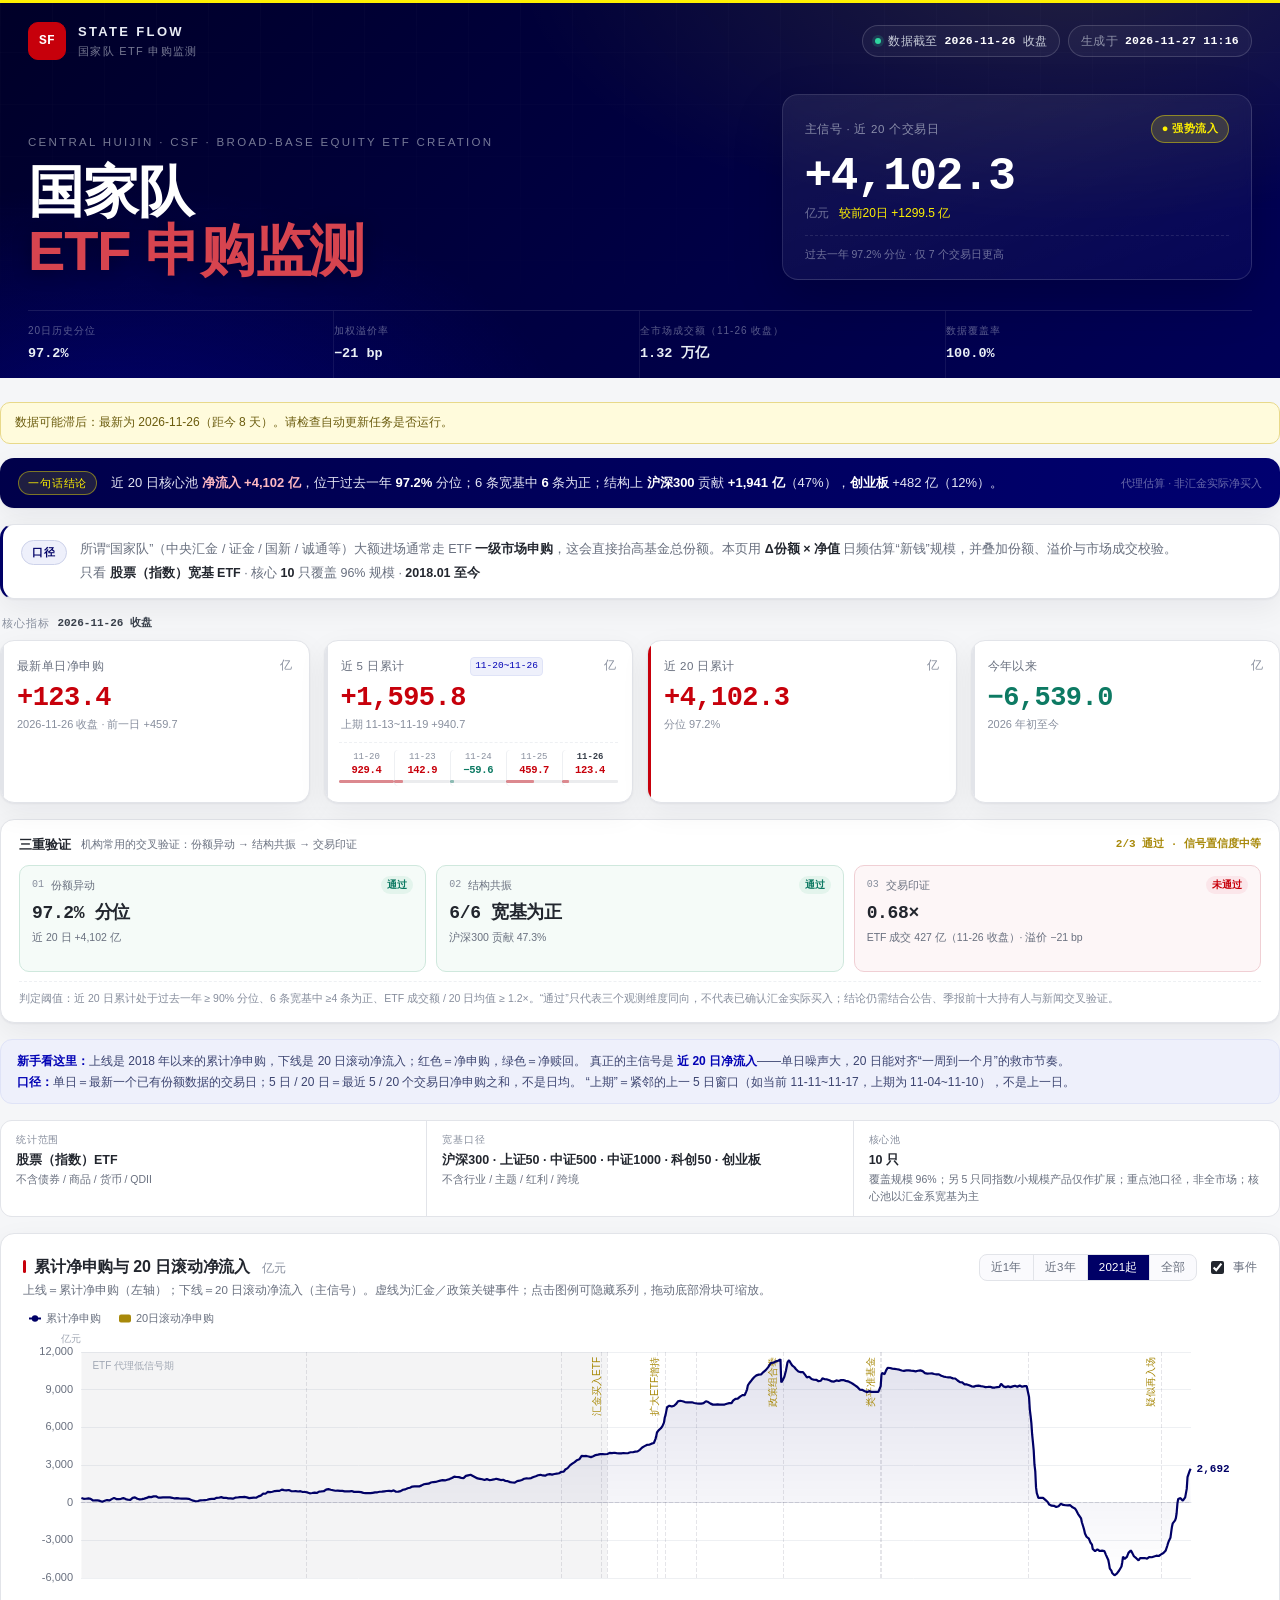
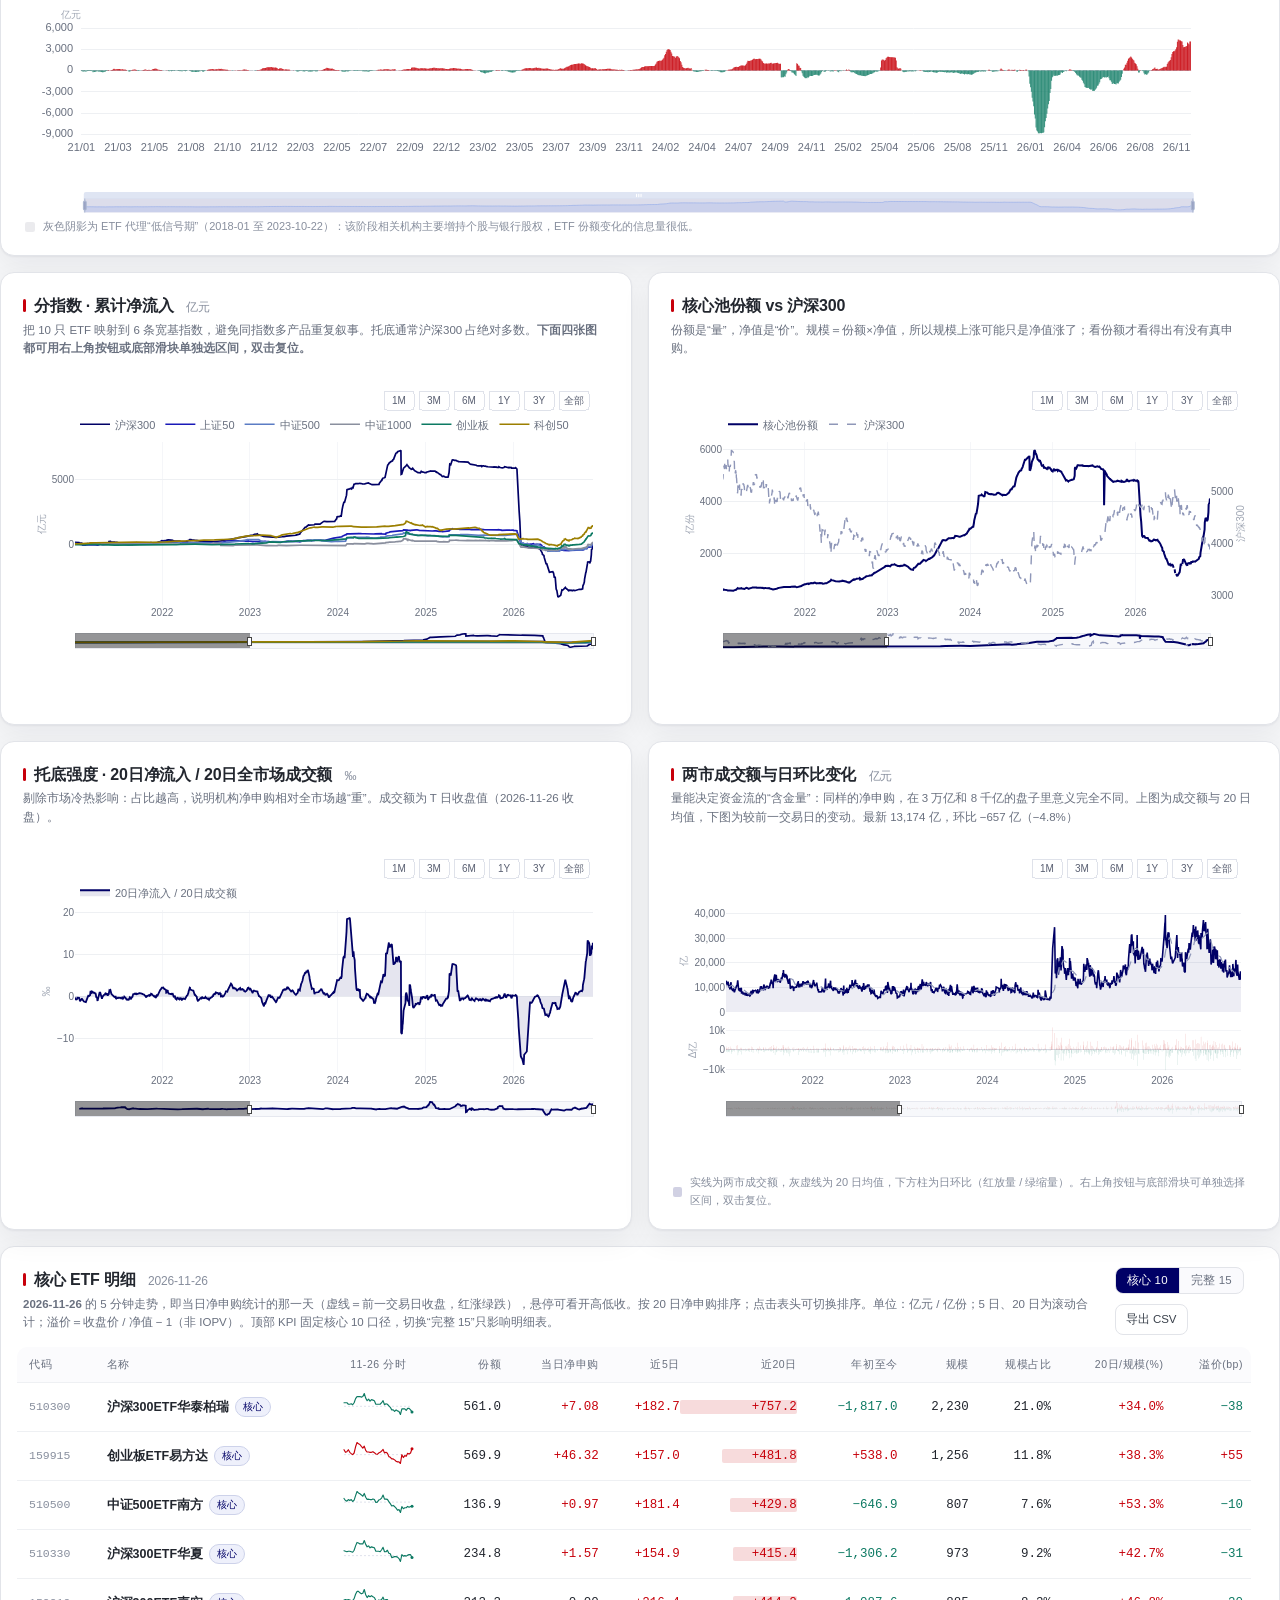
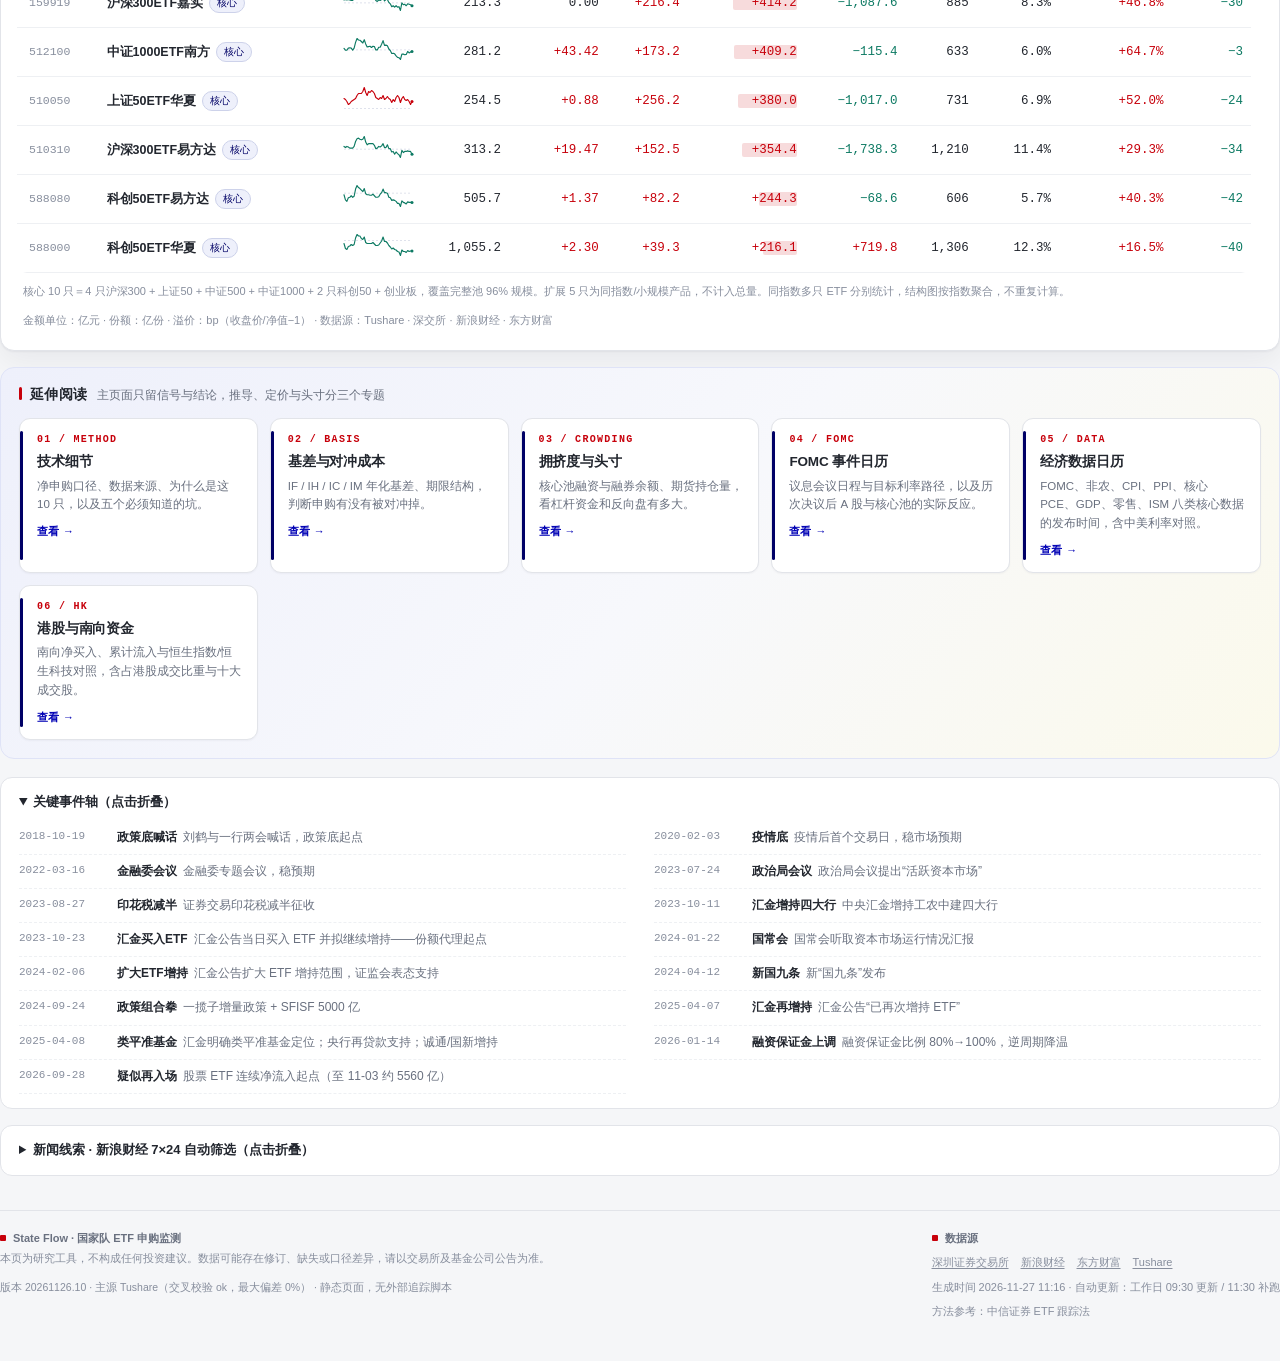
<file: index.html>
<!DOCTYPE html>
<html lang="zh-CN">
<head>
<meta charset="utf-8">
<meta name="viewport" content="width=device-width,initial-scale=1">
<title>国家队 ETF 申购监测 · State Flow</title>
<meta name="description" content="国家队 ETF 申购监测：用宽基 ETF 份额变动×净值，日频估算中央汇金/证金/国新/诚通等机构借道 ETF 的一级市场净申购（即真正的新钱）。这是代理口径，不等于汇金实际净买入。核心 10 只覆盖 96% 规模。">
<meta name="theme-color" content="#000066">
<meta property="og:type" content="website">
<meta property="og:title" content="国家队 ETF 申购监测 · State Flow">
<meta property="og:description" content="核心 10 只股票宽基 ETF，日频估算机构一级市场净申购；20 日滚动为主信号，附结构、溢价与历史分位。">
<meta property="og:url" content="https://zheqi-fan.github.io/etf-monitor/">
<meta property="og:site_name" content="State Flow">
<meta property="og:locale" content="zh_CN">
<meta property="og:image" content="https://zheqi-fan.github.io/etf-monitor/assets/preview.png">
<meta property="og:image:width" content="1200">
<meta property="og:image:height" content="630">
<meta name="twitter:card" content="summary_large_image">
<meta name="twitter:title" content="国家队 ETF 申购监测 · State Flow">
<meta name="twitter:description" content="核心 10 只股票宽基 ETF，日频估算机构一级市场净申购；20 日滚动为主信号，附结构、溢价与历史分位。">
<meta name="twitter:image" content="https://zheqi-fan.github.io/etf-monitor/assets/preview.png">
<link rel="icon" href="assets/favicon.svg" type="image/svg+xml">
<link rel="stylesheet" href="assets/style.css">
</head>
<body>
<a class="skip" href="#main">跳到主要内容</a>
<div class="app">

<header class="hero">
  <div class="wrap">
    <div class="hero-top">
      <div class="brand">
        <span class="brand-mark">SF</span>
        <div><b>STATE FLOW</b><small>国家队 ETF 申购监测</small></div>
      </div>
      <div class="hero-meta">
        <span class="pill"><i class="dot"></i>数据截至 <b id="asof">—</b> 收盘</span>
        <span class="pill ghost">生成于 <b id="generated">—</b></span>
      </div>
    </div>

    <div class="hero-main">
      <div class="hero-copy">
        <p class="eyebrow">Central Huijin · CSF · Broad-base Equity ETF Creation</p>
        <h1>国家队<br><em>ETF 申购监测</em></h1>
      </div>

      <aside class="signal-card">
        <div class="signal-head">
          <span>主信号 · 近 20 个交易日</span>
          <span id="signalBadge" class="badge">—</span>
        </div>
        <div class="signal-value" id="sig20">—</div>
        <div class="signal-sub">亿元 <span id="sigDelta"></span></div>
        <div class="signal-foot">
          <span id="sigRank" title="">历史分位 —</span>
        </div>
      </aside>
    </div>

    <div class="ticker">
      <div><label>20日历史分位</label><b id="tRank">—</b></div>
      <div><label>加权溢价率</label><b id="tPrem">—</b></div>
      <div><label>全市场成交额（<span id="turnDate">—</span>）</label><b id="tTurn">—</b></div>
      <div><label>数据覆盖率</label><b id="tCover">—</b></div>
    </div>
  </div>
</header>

<main class="wrap container" id="main">

  <div id="staleBanner" class="stale" role="status" hidden></div>

  <section class="takeaway" aria-labelledby="takeawayLabel">
    <span class="takeaway-label" id="takeawayLabel">一句话结论</span>
    <p id="takeawayText">加载中…</p>
    <span class="takeaway-note">代理估算 · 非汇金实际净买入</span>
  </section>

  <section class="brief" aria-label="指标说明">
    <span class="brief-label">口径</span>
    <p class="brief-text">
      所谓“国家队”（中央汇金 / 证金 / 国新 / 诚通等）大额进场通常走 ETF <b>一级市场申购</b>，这会直接抬高基金总份额。本页用
      <b>Δ份额 × 净值</b> 日频估算“新钱”规模，并叠加份额、溢价与市场成交校验。<br>
      只看 <b>股票（指数）宽基 ETF</b> · 核心 <b id="coverCount">10</b> 只覆盖 96% 规模 · <b id="rangeText">2018-01 至今</b>
    </p>
  </section>

  <div class="kpi-caption"><span>核心指标</span><b id="kpiDate">—</b></div>
  <section class="kpis" id="kpis" aria-label="核心指标"></section>

  <section class="verify" aria-label="三重验证">
    <div class="verify-head">
      <b>三重验证</b>
      <span>机构常用的交叉验证：份额异动 → 结构共振 → 交易印证</span>
      <em id="verifySummary">—</em>
    </div>
    <div class="verify-grid">
      <div class="vcard" id="vcard1">
        <div class="vtop"><span class="vnum">01</span><span>份额异动</span><em id="v1status">—</em></div>
        <strong id="v1">—</strong>
        <p id="v1s">—</p>
      </div>
      <div class="vcard" id="vcard2">
        <div class="vtop"><span class="vnum">02</span><span>结构共振</span><em id="v2status">—</em></div>
        <strong id="v2">—</strong>
        <p id="v2s">—</p>
      </div>
      <div class="vcard" id="vcard3">
        <div class="vtop"><span class="vnum">03</span><span>交易印证</span><em id="v3status">—</em></div>
        <strong id="v3">—</strong>
        <p id="v3s">—</p>
      </div>
    </div>
    <div class="verify-note">判定阈值：近 20 日累计处于过去一年 ≥ 90% 分位、6 条宽基中 ≥4 条为正、ETF 成交额 / 20 日均值 ≥ 1.2×。“通过”只代表三个观测维度同向，不代表已确认汇金实际买入；结论仍需结合公告、季报前十大持有人与新闻交叉验证。</div>
  </section>

  <div class="tip">
    <b>新手看这里：</b>上线是 2018 年以来的累计净申购，下线是 20 日滚动净流入；红色＝净申购，绿色＝净赎回。
    真正的主信号是 <b>近 20 日净流入</b>——单日噪声大，20 日能对齐“一周到一个月”的救市节奏。
    <br><b>口径：</b>单日＝最新一个已有份额数据的交易日；5 日 / 20 日＝最近 5 / 20 个交易日净申购之和，不是日均。
    “上期”＝紧邻的上一 5 日窗口（如当前 11-11~11-17，上期为 11-04~11-10），不是上一日。
  </div>

  <div class="scope" aria-label="统计范围">
    <div><b>统计范围</b><span>股票（指数）ETF</span><em>不含债券 / 商品 / 货币 / QDII</em></div>
    <div><b>宽基口径</b><span>沪深300 · 上证50 · 中证500 · 中证1000 · 科创50 · 创业板</span><em>不含行业 / 主题 / 红利 / 跨境</em></div>
    <div><b>核心池</b><span>10 只</span><em>覆盖规模 96%；另 5 只同指数/小规模产品仅作扩展；重点池口径，非全市场；核心池以汇金系宽基为主</em></div>
  </div>

  <section class="panel">
    <div class="panel-head">
      <div>
        <h2>累计净申购与 20 日滚动净流入 <span>亿元</span></h2>
        <p class="desc">上线＝累计净申购（左轴）；下线＝20 日滚动净流入（主信号）。虚线为汇金／政策关键事件；点击图例可隐藏系列，拖动底部滑块可缩放。</p>
      </div>
      <div class="controls">
        <div class="seg" id="rangeSeg">
          <button data-r="1y">近1年</button>
          <button data-r="3y">近3年</button>
          <button data-r="2021" class="on">2021起</button>
          <button data-r="all">全部</button>
        </div>
        <label class="switch"><input type="checkbox" id="evtToggle" checked>事件</label>
      </div>
    </div>
    <div id="chartMain" class="chart tall" role="img" aria-label="累计净申购与20日滚动净流入组合图，红色为净申购，绿色为净赎回"></div>
    <div class="chart-note"><i></i>灰色阴影为 ETF 代理“低信号期”（2018-01 至 2023-10-22）：该阶段相关机构主要增持个股与银行股权，ETF 份额变化的信息量很低。</div>
  </section>

  <div class="grid-2 equal">
    <section class="panel">
      <div class="panel-head">
        <div><h2>分指数 · 累计净流入 <span>亿元</span></h2>
        <p class="desc">把 10 只 ETF 映射到 6 条宽基指数，避免同指数多产品重复叙事。托底通常沪深300 占绝对多数。<b>下面四张图都可用右上角按钮或底部滑块单独选区间，双击复位。</b></p></div>
      </div>
      <div id="chartFamily" class="chart mid" role="img" aria-label="六大宽基指数累计净流入折线图"></div>
    </section>

    <section class="panel">
      <div class="panel-head">
        <div><h2>核心池份额 vs 沪深300</h2>
        <p class="desc">份额是“量”，净值是“价”。规模＝份额×净值，所以规模上涨可能只是净值涨了；看份额才看得出有没有真申购。</p></div>
      </div>
      <div id="chartShares" class="chart mid" role="img" aria-label="核心池总份额与沪深300指数走势对比图"></div>
    </section>
  </div>

  <div class="grid-2 equal">
    <section class="panel">
      <div class="panel-head">
        <div><h2>托底强度 · 20日净流入 / 20日全市场成交额 <span>‰</span></h2>
        <p class="desc">剔除市场冷热影响：占比越高，说明机构净申购相对全市场越“重”。成交额为 T 日收盘值（<span id="ratioDate">—</span>）。</p></div>
      </div>
      <div id="chartRatio" class="chart mid" role="img" aria-label="20日净流入占20日累计成交额比例的折线图"></div>
    </section>

    <section class="panel">
      <div class="panel-head">
        <div><h2>两市成交额与日环比变化 <span>亿元</span></h2>
        <p class="desc">量能决定资金流的“含金量”：同样的净申购，在 3 万亿和 8 千亿的盘子里意义完全不同。上图为成交额与 20 日均值，下图为较前一交易日的变动。<span id="turnNow">—</span></p>
        </div>
      </div>
      <div id="chartTurnover" class="chart mid" role="img" aria-label="两市成交额走势图与日环比变动柱状图"></div>
      <p class="chart-note"><i style="background:rgba(0,0,102,.18)"></i>实线为两市成交额，灰虚线为 20 日均值，下方柱为日环比（红放量 / 绿缩量）。右上角按钮与底部滑块可单独选择区间，双击复位。</p>
    </section>
  </div>

  <section class="panel table-panel">
    <div class="panel-head">
      <div>
        <h2>核心 ETF 明细 <span id="tblDate"></span></h2>
        <p class="desc"><b id="sparkDescDate">—</b> 的 5 分钟走势，即当日净申购统计的那一天（虚线＝前一交易日收盘，红涨绿跌），悬停可看开高低收。按 20 日净申购排序；点击表头可切换排序。单位：亿元 / 亿份；5 日、20 日为滚动合计；溢价＝收盘价 / 净值 − 1（非 IOPV）。顶部 KPI 固定核心 10 口径，切换“完整 15”只影响明细表。</p>
      </div>
      <div class="controls">
        <div class="seg" id="tierSeg" aria-label="选择口径">
          <button data-t="core" class="on">核心 10</button>
          <button data-t="all">完整 15</button>
        </div>
        <a class="btn" href="data/etf_latest.csv" download>导出 CSV</a>
      </div>
    </div>
    <div class="table-wrap" tabindex="0" aria-label="ETF 明细表，可左右滚动">
      <table id="etfTable">
        <thead><tr>
          <th data-k="code">代码</th>
          <th data-k="name">名称</th>
          <th class="col-spark" id="sparkTh">分时</th>
          <th data-k="shares_last">份额</th>
          <th data-k="flow_last">当日净申购</th>
          <th data-k="flow5">近5日</th>
          <th data-k="flow20">近20日</th>
          <th data-k="flow_ytd">年初至今</th>
          <th data-k="aum_last">规模</th>
          <th data-k="weight">规模占比</th>
          <th data-k="f20pct">20日/规模(%)</th>
          <th data-k="premium_last">溢价(bp)</th>
        </tr></thead>
        <tbody></tbody>
      </table>
    </div>
    <div class="mobile-hint">左右滑动查看完整表格</div>
    <div class="tbl-foot">
      <span>核心 10 只＝4 只沪深300 + 上证50 + 中证500 + 中证1000 + 2 只科创50 + 创业板，覆盖完整池 96% 规模。扩展 5 只为同指数/小规模产品，不计入总量。同指数多只 ETF 分别统计，结构图按指数聚合，不重复计算。</span>
      <span>金额单位：亿元 · 份额：亿份 · 溢价：bp（收盘价/净值−1） · 数据源：Tushare · 深交所 · 新浪财经 · 东方财富</span>
    </div>
  </section>

  <section class="subnav" aria-label="延伸阅读">
    <div class="subnav-head">
      <b>延伸阅读</b>
      <span>主页面只留信号与结论，推导、定价与头寸分三个专题</span>
    </div>
    <div class="subnav-grid">
      <a class="subnav-card" href="method.html">
        <span class="sn-num">01 / METHOD</span>
        <b>技术细节</b>
        <p>净申购口径、数据来源、为什么是这 10 只，以及五个必须知道的坑。</p>
        <span class="sn-go">查看 <i>&#8594;</i></span>
      </a>
      <a class="subnav-card" href="basis.html">
        <span class="sn-num">02 / BASIS</span>
        <b>基差与对冲成本</b>
        <p>IF / IH / IC / IM 年化基差、期限结构，判断申购有没有被对冲掉。</p>
        <span class="sn-go">查看 <i>&#8594;</i></span>
      </a>
      <a class="subnav-card" href="crowding.html">
        <span class="sn-num">03 / CROWDING</span>
        <b>拥挤度与头寸</b>
        <p>核心池融资与融券余额、期货持仓量，看杠杆资金和反向盘有多大。</p>
        <span class="sn-go">查看 <i>&#8594;</i></span>
      </a>
      <a class="subnav-card" href="fomc.html">
        <span class="sn-num">04 / FOMC</span>
        <b>FOMC 事件日历</b>
        <p>议息会议日程与目标利率路径，以及历次决议后 A 股与核心池的实际反应。</p>
        <span class="sn-go">查看 <i>&#8594;</i></span>
      </a>
      <a class="subnav-card" href="econ.html">
        <span class="sn-num">05 / DATA</span>
        <b>经济数据日历</b>
        <p>FOMC、非农、CPI、PPI、核心 PCE、GDP、零售、ISM 八类核心数据的发布时间，含中美利率对照。</p>
        <span class="sn-go">查看 <i>&#8594;</i></span>
      </a>

      <a class="subnav-card" href="hk.html">
        <span class="sn-num">06 / HK</span>
        <b>港股与南向资金</b>
        <p>南向净买入、累计流入与恒生指数/恒生科技对照，含占港股成交比重与十大成交股。</p>
        <span class="sn-go">查看 <i>&#8594;</i></span>
      </a>
    </div>
  </section>

  <section class="events-wrap">
    <details class="events" open>
      <summary>关键事件轴（点击折叠）</summary>
      <div class="evt-list" id="evtList"></div>
    </details>

    <details class="events">
      <summary>新闻线索 · 新浪财经 7×24 自动筛选（点击折叠）</summary>
      <div class="evt-list" id="newsList"></div>
      <p class="evt-note">按相关性打分筛选：<em class="ntag t0">汇金/证金/国家队</em><em class="ntag t1">核心池/宽基ETF/申赎</em><em class="ntag t2">货币宽松/监管</em>；无关条目直接丢弃。仅作线索参考，未核实为官方事件。</p>
    </details>
  </section>

  <footer>
    <div>
      <b>State Flow · 国家队 ETF 申购监测</b><br>
      本页为研究工具，不构成任何投资建议。数据可能存在修订、缺失或口径差异，请以交易所及基金公司公告为准。
      <div class="build">版本 <span id="version">—</span> · 主源 <span id="dataline">Tushare</span> · 静态页面，无外部追踪脚本</div>
    </div>
    <div>
      <b>数据源</b>
      <div class="srcline">
        <a href="https://www.szse.cn/market/fund/volume/etf/" target="_blank" rel="noopener">深圳证券交易所</a>
        <a href="https://finance.sina.com.cn/" target="_blank" rel="noopener">新浪财经</a>
        <a href="https://quote.eastmoney.com/" target="_blank" rel="noopener">东方财富</a>
        <a href="https://tushare.pro/" target="_blank" rel="noopener">Tushare</a>
      </div>
      <div style="margin-top:6px">生成时间 <span id="footTime">—</span> · 自动更新：工作日 09:30 更新 / 11:30 补跑</div>
      <div class="upd-warn" id="updWarn" hidden></div>
      <div style="margin-top:4px">方法参考：<a href="https://finance.sina.com.cn/roll/2025-04-25/doc-ineuirkc2835823.shtml" target="_blank" rel="noopener">中信证券 ETF 跟踪法</a></div>
    </div>
  </footer>

</main>
</div>

<noscript><div style="padding:24px;font:14px sans-serif">需要启用 JavaScript 才能显示图表；数据明细可直接查看 <a href="data/etf_latest.csv">etf_latest.csv</a>。</div></noscript>

<script src="assets/echarts.min.js"></script>
<script src="assets/plotly-basic.min.js"></script>
<script src="data/dashboard_data.js"></script>
<script src="data/status.js"></script>
<script src="assets/app.js"></script>
</body>
</html>
</file>
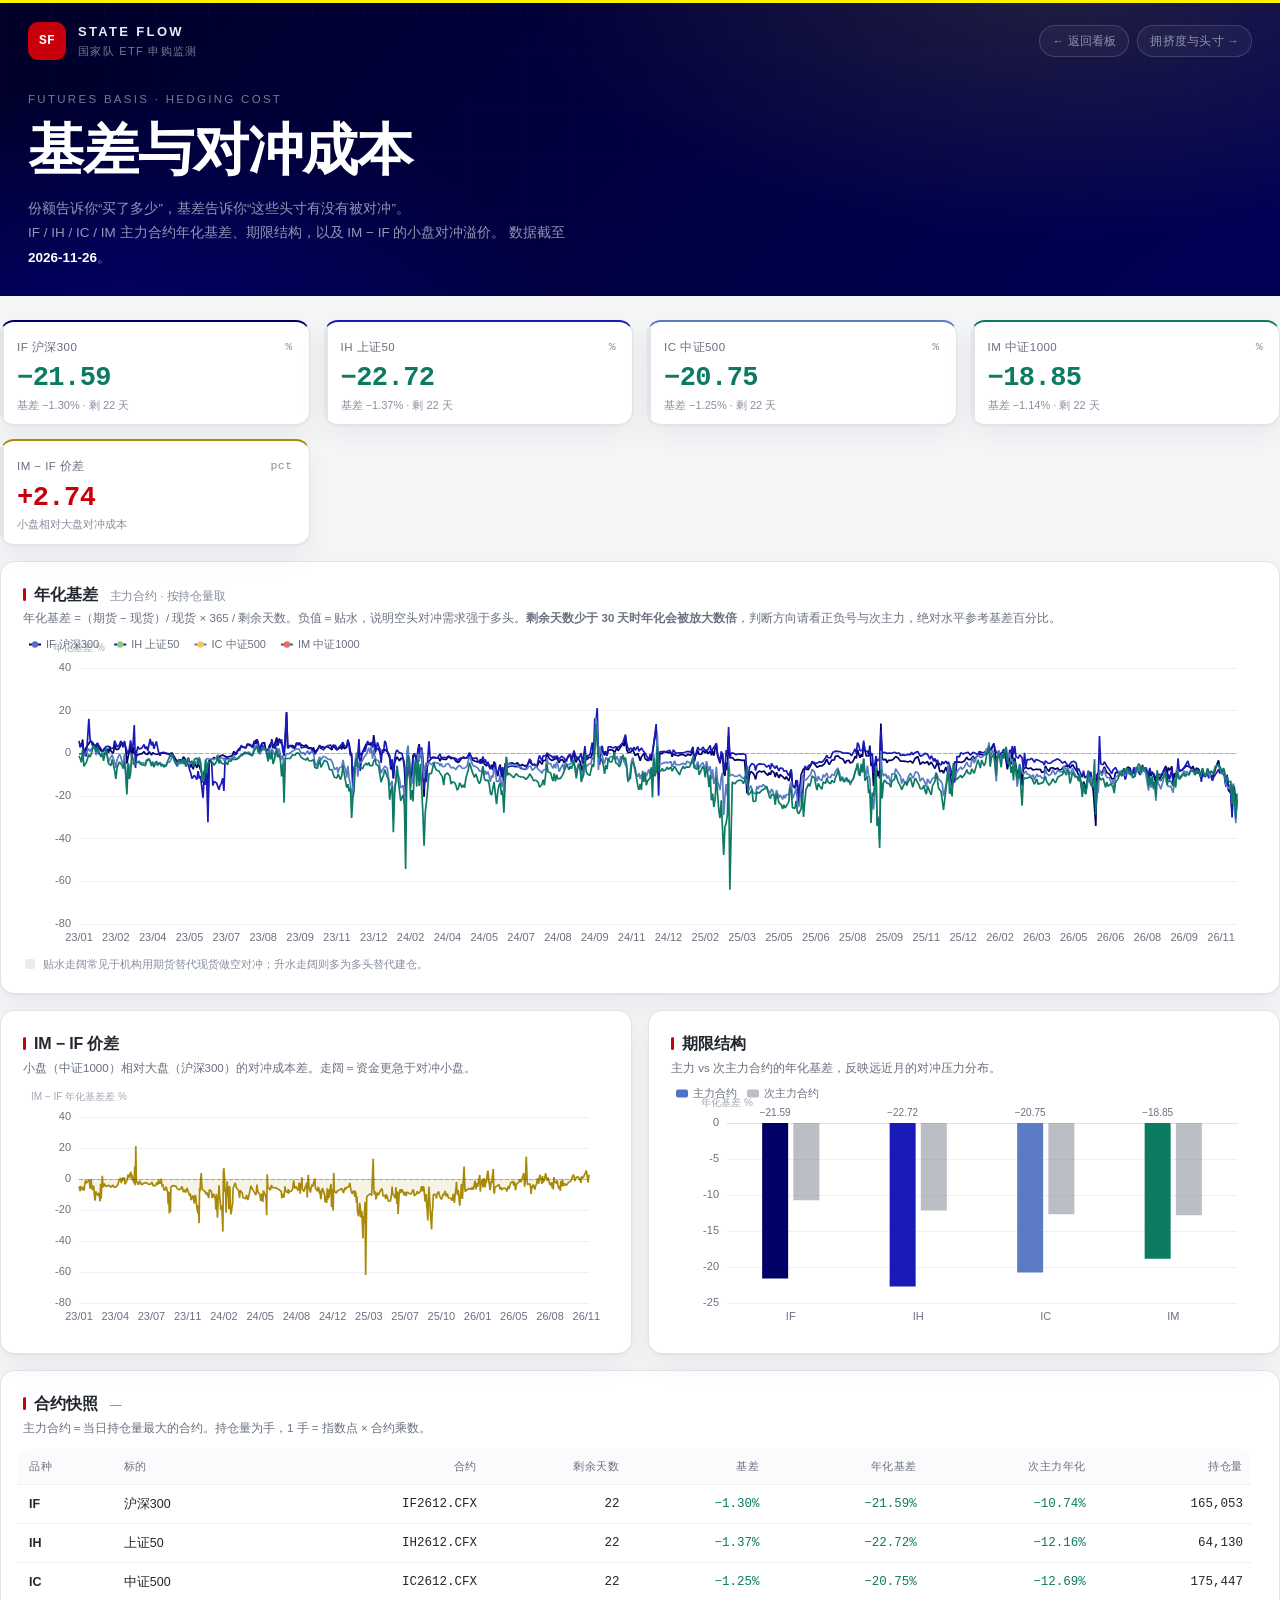
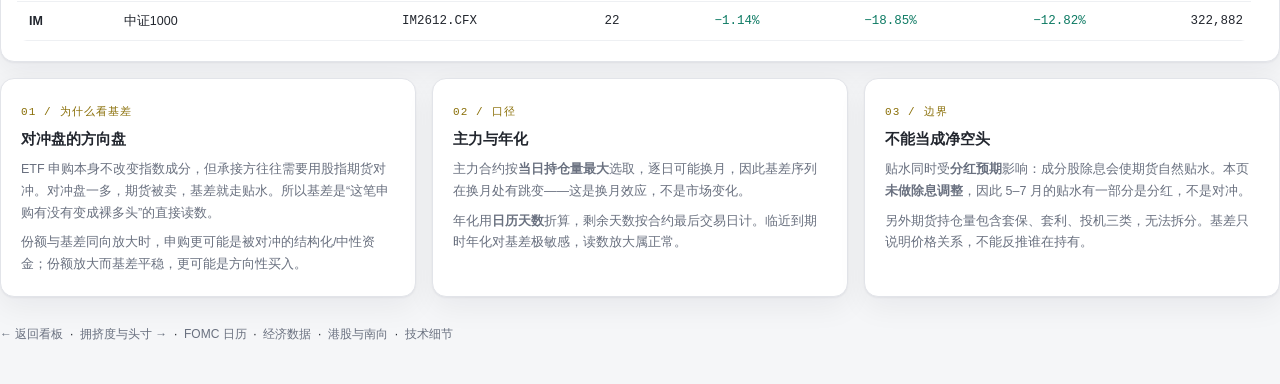
<file: basis.html>
<!DOCTYPE html>
<html lang="zh-CN">
<head>
<meta charset="utf-8">
<meta name="viewport" content="width=device-width,initial-scale=1">
<title>基差与对冲成本 · 国家队 ETF 申购监测</title>
<meta name="description" content="IF / IH / IC / IM 主力合约年化基差、期限结构与 IM−IF 价差，用于判断 ETF 申购带来的对冲需求。">
<meta name="theme-color" content="#000066">
<meta property="og:type" content="article">
<meta property="og:title" content="基差与对冲成本 · ETF 资金流监测">
<meta property="og:description" content="IF / IH / IC / IM 主力合约年化基差、期限结构与 IM−IF 价差，用于判断 ETF 申购带来的对冲需求。">
<meta property="og:url" content="https://zheqi-fan.github.io/etf-monitor/basis.html">
<meta property="og:site_name" content="State Flow">
<meta property="og:locale" content="zh_CN">
<meta property="og:image" content="https://zheqi-fan.github.io/etf-monitor/assets/preview.png">
<meta name="twitter:card" content="summary_large_image">
<meta name="twitter:image" content="https://zheqi-fan.github.io/etf-monitor/assets/preview.png">
<link rel="icon" href="assets/favicon.svg" type="image/svg+xml">
<link rel="stylesheet" href="assets/style.css">
</head>
<body>
<a class="skip" href="#main">跳到主要内容</a>
<div class="app">

<header class="hero">
  <div class="wrap">
    <div class="hero-top">
      <div class="brand">
        <span class="brand-mark">SF</span>
        <div><b>STATE FLOW</b><small>国家队 ETF 申购监测</small></div>
      </div>
      <div class="hero-meta">
        <a class="pill ghost" href="index.html">&#8592; 返回看板</a>
        <a class="pill ghost" href="crowding.html">拥挤度与头寸 &#8594;</a>
      </div>
    </div>
    <div class="hero-main solo">
      <div class="hero-copy">
        <p class="eyebrow">Futures Basis &middot; Hedging Cost</p>
        <h1>基差与对冲成本</h1>
        <p class="lede">
          份额告诉你“买了多少”，基差告诉你“这些头寸有没有被对冲”。<br>
          IF / IH / IC / IM 主力合约年化基差、期限结构，以及 IM − IF 的小盘对冲溢价。
          数据截至 <b id="basisAsOf">—</b>。
        </p>
      </div>
    </div>
  </div>
</header>

<main class="wrap container" id="main">

  <section class="kpis" id="basisKpis"></section>

  <section class="panel">
    <div class="panel-head">
      <div>
        <h2>年化基差 <span>主力合约 · 按持仓量取</span></h2>
        <p class="desc">年化基差 =（期货 − 现货）/ 现货 × 365 / 剩余天数。负值＝贴水，说明空头对冲需求强于多头。<b>剩余天数少于 30 天时年化会被放大数倍</b>，判断方向请看正负号与次主力，绝对水平参考基差百分比。</p>
      </div>
    </div>
    <div id="chartBasis" class="chart"></div>
    <div class="chart-note"><i></i>贴水走阔常见于机构用期货替代现货做空对冲；升水走阔则多为多头替代建仓。</div>
  </section>

  <div class="grid-2 equal">
    <section class="panel">
      <div class="panel-head">
        <div>
          <h2>IM − IF 价差</h2>
          <p class="desc">小盘（中证1000）相对大盘（沪深300）的对冲成本差。走阔＝资金更急于对冲小盘。</p>
        </div>
      </div>
      <div id="chartSpread" class="chart short"></div>
    </section>

    <section class="panel">
      <div class="panel-head">
        <div>
          <h2>期限结构</h2>
          <p class="desc">主力 vs 次主力合约的年化基差，反映远近月的对冲压力分布。</p>
        </div>
      </div>
      <div id="chartTerm" class="chart short"></div>
    </section>
  </div>

  <section class="panel table-panel">
    <div class="panel-head">
      <div>
        <h2>合约快照 <span id="basisDate">—</span></h2>
        <p class="desc">主力合约＝当日持仓量最大的合约。持仓量为手，1 手 = 指数点 × 合约乘数。</p>
      </div>
    </div>
    <div class="table-wrap">
      <table id="basisTable">
        <thead><tr>
          <th>品种</th><th>标的</th><th>合约</th><th>剩余天数</th>
          <th>基差</th><th>年化基差</th><th>次主力年化</th><th>持仓量</th>
        </tr></thead>
        <tbody></tbody>
      </table>
    </div>
  </section>

  <div class="deriv-empty" hidden>
    <section class="panel"><p class="desc">衍生品数据尚未生成。运行 <code>python3 fetch_deriv.py</code> 后重新构建。</p></section>
  </div>

  <section class="mgrid">
    <div class="mcard">
      <span class="num">01 / 为什么看基差</span>
      <h3>对冲盘的方向盘</h3>
      <p>ETF 申购本身不改变指数成分，但承接方往往需要用股指期货对冲。对冲盘一多，期货被卖，基差就走贴水。所以基差是“这笔申购有没有变成裸多头”的直接读数。</p>
      <p style="margin-top:8px">份额与基差同向放大时，申购更可能是被对冲的结构化/中性资金；份额放大而基差平稳，更可能是方向性买入。</p>
    </div>
    <div class="mcard">
      <span class="num">02 / 口径</span>
      <h3>主力与年化</h3>
      <p>主力合约按<b>当日持仓量最大</b>选取，逐日可能换月，因此基差序列在换月处有跳变——这是换月效应，不是市场变化。</p>
      <p style="margin-top:8px">年化用<b>日历天数</b>折算，剩余天数按合约最后交易日计。临近到期时年化对基差极敏感，读数放大属正常。</p>
    </div>
    <div class="mcard">
      <span class="num">03 / 边界</span>
      <h3>不能当成净空头</h3>
      <p>贴水同时受<b>分红预期</b>影响：成分股除息会使期货自然贴水。本页<b>未做除息调整</b>，因此 5–7 月的贴水有一部分是分红，不是对冲。</p>
      <p style="margin-top:8px">另外期货持仓量包含套保、套利、投机三类，无法拆分。基差只说明价格关系，不能反推谁在持有。</p>
    </div>
  </section>

  <p class="back"><a href="index.html">&#8592; 返回看板</a> &nbsp;·&nbsp; <a href="crowding.html">拥挤度与头寸 &#8594;</a> &nbsp;·&nbsp; <a href="fomc.html">FOMC 日历</a> &nbsp;·&nbsp; <a href="econ.html">经济数据</a> &nbsp;·&nbsp; <a href="hk.html">港股与南向</a> &nbsp;·&nbsp; <a href="method.html">技术细节</a></p>
</main>

</div>
<script src="assets/echarts.min.js"></script>
<script src="data/deriv_data.js"></script>
<script src="assets/deriv.js"></script>
</body>
</html>
</file>
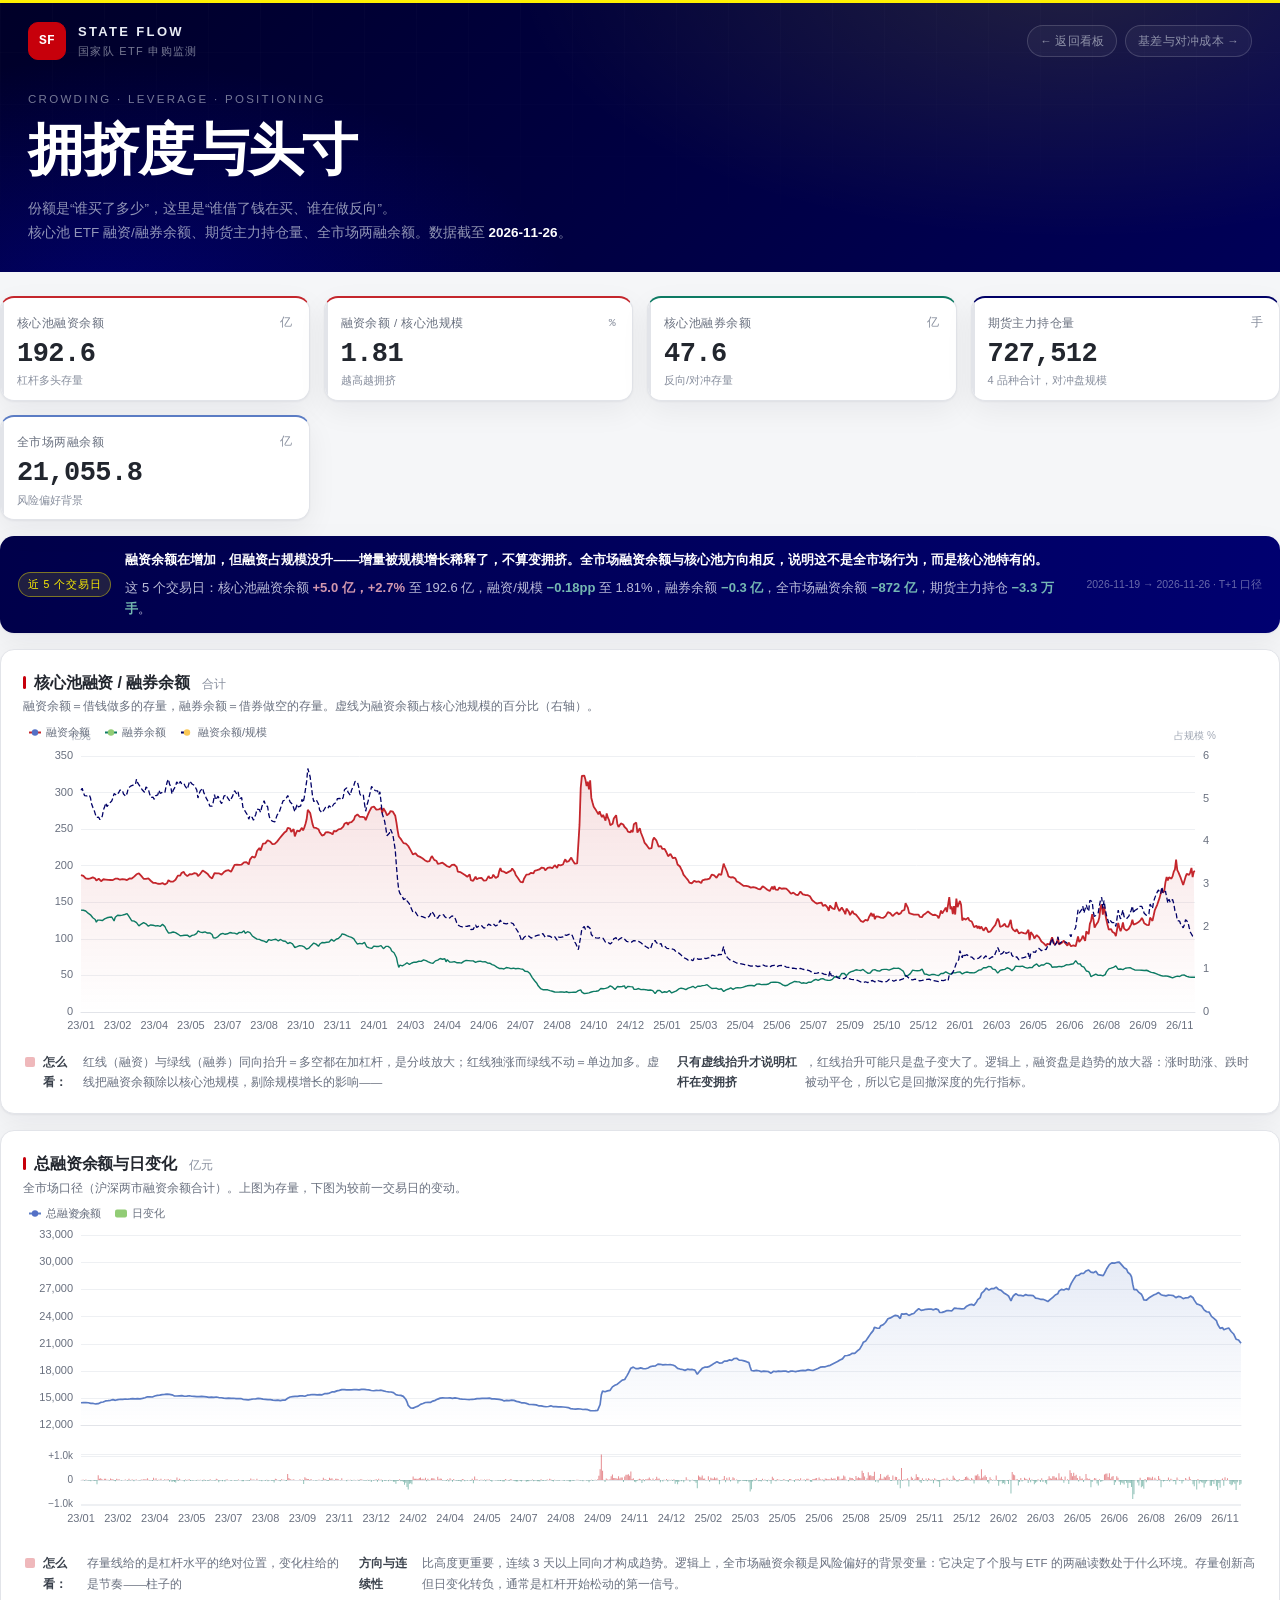
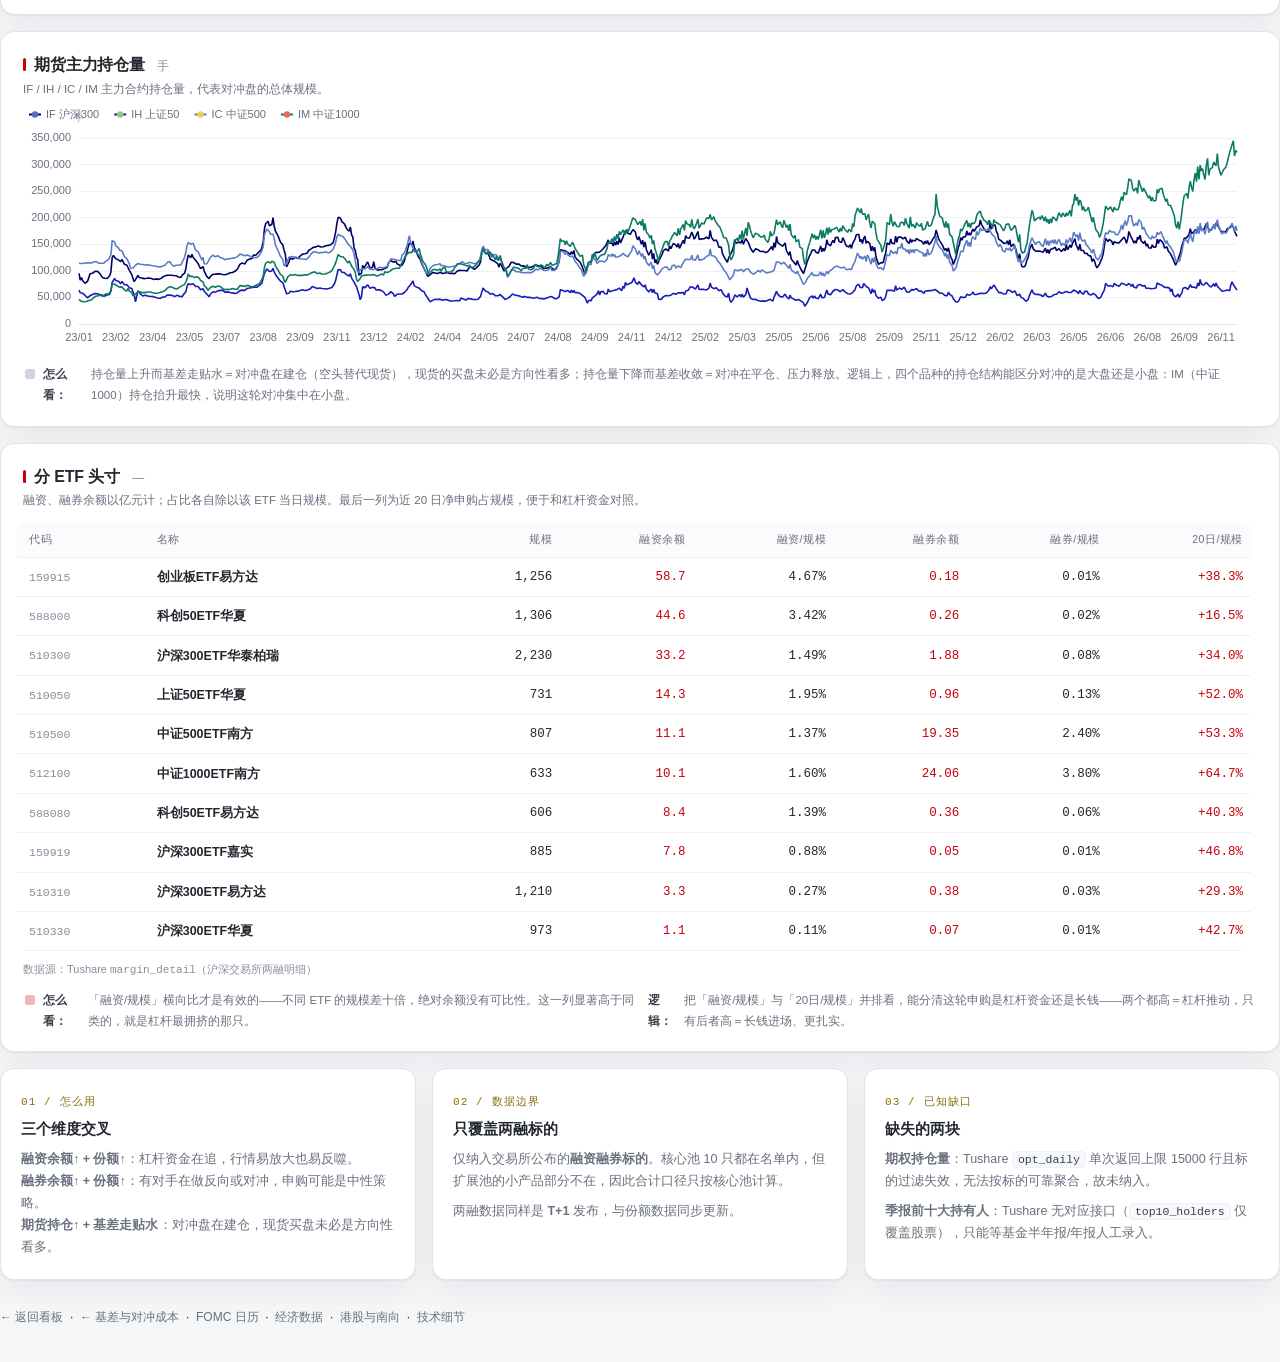
<file: crowding.html>
<!DOCTYPE html>
<html lang="zh-CN">
<head>
<meta charset="utf-8">
<meta name="viewport" content="width=device-width,initial-scale=1">
<title>拥挤度与头寸 · 国家队 ETF 申购监测</title>
<meta name="description" content="核心池 ETF 的融资/融券余额、期货主力持仓量与全市场两融余额，用于判断杠杆与对冲盘的拥挤程度。">
<meta name="theme-color" content="#000066">
<meta property="og:type" content="article">
<meta property="og:title" content="拥挤度与头寸 · ETF 资金流监测">
<meta property="og:description" content="核心池 ETF 的融资/融券余额、期货主力持仓量与全市场两融余额，用于判断杠杆与对冲盘的拥挤程度。">
<meta property="og:url" content="https://zheqi-fan.github.io/etf-monitor/crowding.html">
<meta property="og:site_name" content="State Flow">
<meta property="og:locale" content="zh_CN">
<meta property="og:image" content="https://zheqi-fan.github.io/etf-monitor/assets/preview.png">
<meta name="twitter:card" content="summary_large_image">
<meta name="twitter:image" content="https://zheqi-fan.github.io/etf-monitor/assets/preview.png">
<link rel="icon" href="assets/favicon.svg" type="image/svg+xml">
<link rel="stylesheet" href="assets/style.css">
</head>
<body>
<a class="skip" href="#main">跳到主要内容</a>
<div class="app">

<header class="hero">
  <div class="wrap">
    <div class="hero-top">
      <div class="brand">
        <span class="brand-mark">SF</span>
        <div><b>STATE FLOW</b><small>国家队 ETF 申购监测</small></div>
      </div>
      <div class="hero-meta">
        <a class="pill ghost" href="index.html">&#8592; 返回看板</a>
        <a class="pill ghost" href="basis.html">基差与对冲成本 &#8594;</a>
      </div>
    </div>
    <div class="hero-main solo">
      <div class="hero-copy">
        <p class="eyebrow">Crowding &middot; Leverage &middot; Positioning</p>
        <h1>拥挤度与头寸</h1>
        <p class="lede">
          份额是“谁买了多少”，这里是“谁借了钱在买、谁在做反向”。<br>
          核心池 ETF 融资/融券余额、期货主力持仓量、全市场两融余额。数据截至 <b id="crowdAsOf">—</b>。
        </p>
      </div>
    </div>
  </div>
</header>

<main class="wrap container" id="main">

  <section class="kpis" id="crowdKpis"></section>

  <section class="takeaway" aria-labelledby="crowdSumLabel">
    <span class="takeaway-label" id="crowdSumLabel">近 5 个交易日</span>
    <p id="crowdSummary">加载中…</p>
    <span class="takeaway-note" id="crowdSummaryNote">—</span>
  </section>

  <section class="panel">
    <div class="panel-head">
      <div>
        <h2>核心池融资 / 融券余额 <span>合计</span></h2>
        <p class="desc">融资余额＝借钱做多的存量，融券余额＝借券做空的存量。虚线为融资余额占核心池规模的百分比（右轴）。</p>
      </div>
    </div>
    <div id="chartMargin" class="chart"></div>
    <p class="chart-note long"><i style="background:rgba(199,0,11,.28)"></i>
      <b>怎么看：</b>红线（融资）与绿线（融券）同向抬升＝多空都在加杠杆，是分歧放大；红线独涨而绿线不动＝单边加多。虚线把融资余额除以核心池规模，剔除规模增长的影响——<b>只有虚线抬升才说明杠杆在变拥挤</b>，红线抬升可能只是盘子变大了。逻辑上，融资盘是趋势的放大器：涨时助涨、跌时被动平仓，所以它是回撤深度的先行指标。</p>
  </section>

  <section class="panel">
    <div class="panel-head">
      <div>
        <h2>总融资余额与日变化 <span>亿元</span></h2>
        <p class="desc">全市场口径（沪深两市融资余额合计）。上图为存量，下图为较前一交易日的变动。</p>
      </div>
    </div>
    <div id="chartMarket" class="chart mid"></div>
    <p class="chart-note long"><i style="background:rgba(199,0,11,.28)"></i>
      <b>怎么看：</b>存量线给的是杠杆水平的绝对位置，变化柱给的是节奏——柱子的<b>方向与连续性</b>比高度更重要，连续 3 天以上同向才构成趋势。逻辑上，全市场融资余额是风险偏好的背景变量：它决定了个股与 ETF 的两融读数处于什么环境。存量创新高但日变化转负，通常是杠杆开始松动的第一信号。</p>
  </section>

  <section class="panel">
    <div class="panel-head">
      <div>
        <h2>期货主力持仓量 <span>手</span></h2>
        <p class="desc">IF / IH / IC / IM 主力合约持仓量，代表对冲盘的总体规模。</p>
      </div>
    </div>
    <div id="chartOi" class="chart short"></div>
    <p class="chart-note long"><i style="background:rgba(0,0,102,.18)"></i>
      <b>怎么看：</b>持仓量上升而基差走贴水＝对冲盘在建仓（空头替代现货），现货的买盘未必是方向性看多；持仓量下降而基差收敛＝对冲在平仓、压力释放。逻辑上，四个品种的持仓结构能区分对冲的是大盘还是小盘：IM（中证1000）持仓抬升最快，说明这轮对冲集中在小盘。</p>
  </section>

  <section class="panel table-panel">
    <div class="panel-head">
      <div>
        <h2>分 ETF 头寸 <span id="crowdDate">—</span></h2>
        <p class="desc">融资、融券余额以亿元计；占比各自除以该 ETF 当日规模。最后一列为近 20 日净申购占规模，便于和杠杆资金对照。</p>
      </div>
    </div>
    <div class="table-wrap">
      <table id="crowdTable">
        <thead><tr>
          <th>代码</th><th>名称</th><th>规模</th><th>融资余额</th>
          <th>融资/规模</th><th>融券余额</th><th>融券/规模</th><th>20日/规模</th>
        </tr></thead>
        <tbody></tbody>
      </table>
    </div>
    <div class="tbl-foot"><span>数据源：Tushare <code>margin_detail</code>（沪深交易所两融明细）</span></div>
    <p class="chart-note long" style="margin-top:10px"><i style="background:rgba(199,0,11,.28)"></i>
      <b>怎么看：</b>「融资/规模」横向比才是有效的——不同 ETF 的规模差十倍，绝对余额没有可比性。这一列显著高于同类的，就是杠杆最拥挤的那只。<b>逻辑：</b>把「融资/规模」与「20日/规模」并排看，能分清这轮申购是杠杆资金还是长钱——两个都高＝杠杆推动，只有后者高＝长钱进场、更扎实。</p>
  </section>

  <div class="crowd-missing" hidden>
    <section class="panel"><p class="desc">两融数据尚未生成。运行 <code>python3 fetch_deriv.py</code> 后重新构建。</p></section>
  </div>

  <section class="mgrid">
    <div class="mcard">
      <span class="num">01 / 怎么用</span>
      <h3>三个维度交叉</h3>
      <p><b>融资余额↑ + 份额↑</b>：杠杆资金在追，行情易放大也易反噬。<br>
         <b>融券余额↑ + 份额↑</b>：有对手在做反向或对冲，申购可能是中性策略。<br>
         <b>期货持仓↑ + 基差走贴水</b>：对冲盘在建仓，现货买盘未必是方向性看多。</p>
    </div>
    <div class="mcard">
      <span class="num">02 / 数据边界</span>
      <h3>只覆盖两融标的</h3>
      <p>仅纳入交易所公布的<b>融资融券标的</b>。核心池 10 只都在名单内，但扩展池的小产品部分不在，因此合计口径只按核心池计算。</p>
      <p style="margin-top:8px">两融数据同样是 <b>T+1</b> 发布，与份额数据同步更新。</p>
    </div>
    <div class="mcard">
      <span class="num">03 / 已知缺口</span>
      <h3>缺失的两块</h3>
      <p><b>期权持仓量</b>：Tushare <code>opt_daily</code> 单次返回上限 15000 行且标的过滤失效，无法按标的可靠聚合，故未纳入。</p>
      <p style="margin-top:8px"><b>季报前十大持有人</b>：Tushare 无对应接口（<code>top10_holders</code> 仅覆盖股票），只能等基金半年报/年报人工录入。</p>
    </div>
  </section>

  <p class="back"><a href="index.html">&#8592; 返回看板</a> &nbsp;·&nbsp; <a href="basis.html">&#8592; 基差与对冲成本</a> &nbsp;·&nbsp; <a href="fomc.html">FOMC 日历</a> &nbsp;·&nbsp; <a href="econ.html">经济数据</a> &nbsp;·&nbsp; <a href="hk.html">港股与南向</a> &nbsp;·&nbsp; <a href="method.html">技术细节</a></p>
</main>

</div>
<script src="assets/echarts.min.js"></script>
<script src="data/deriv_data.js"></script>
<script src="assets/deriv.js"></script>
</body>
</html>
</file>
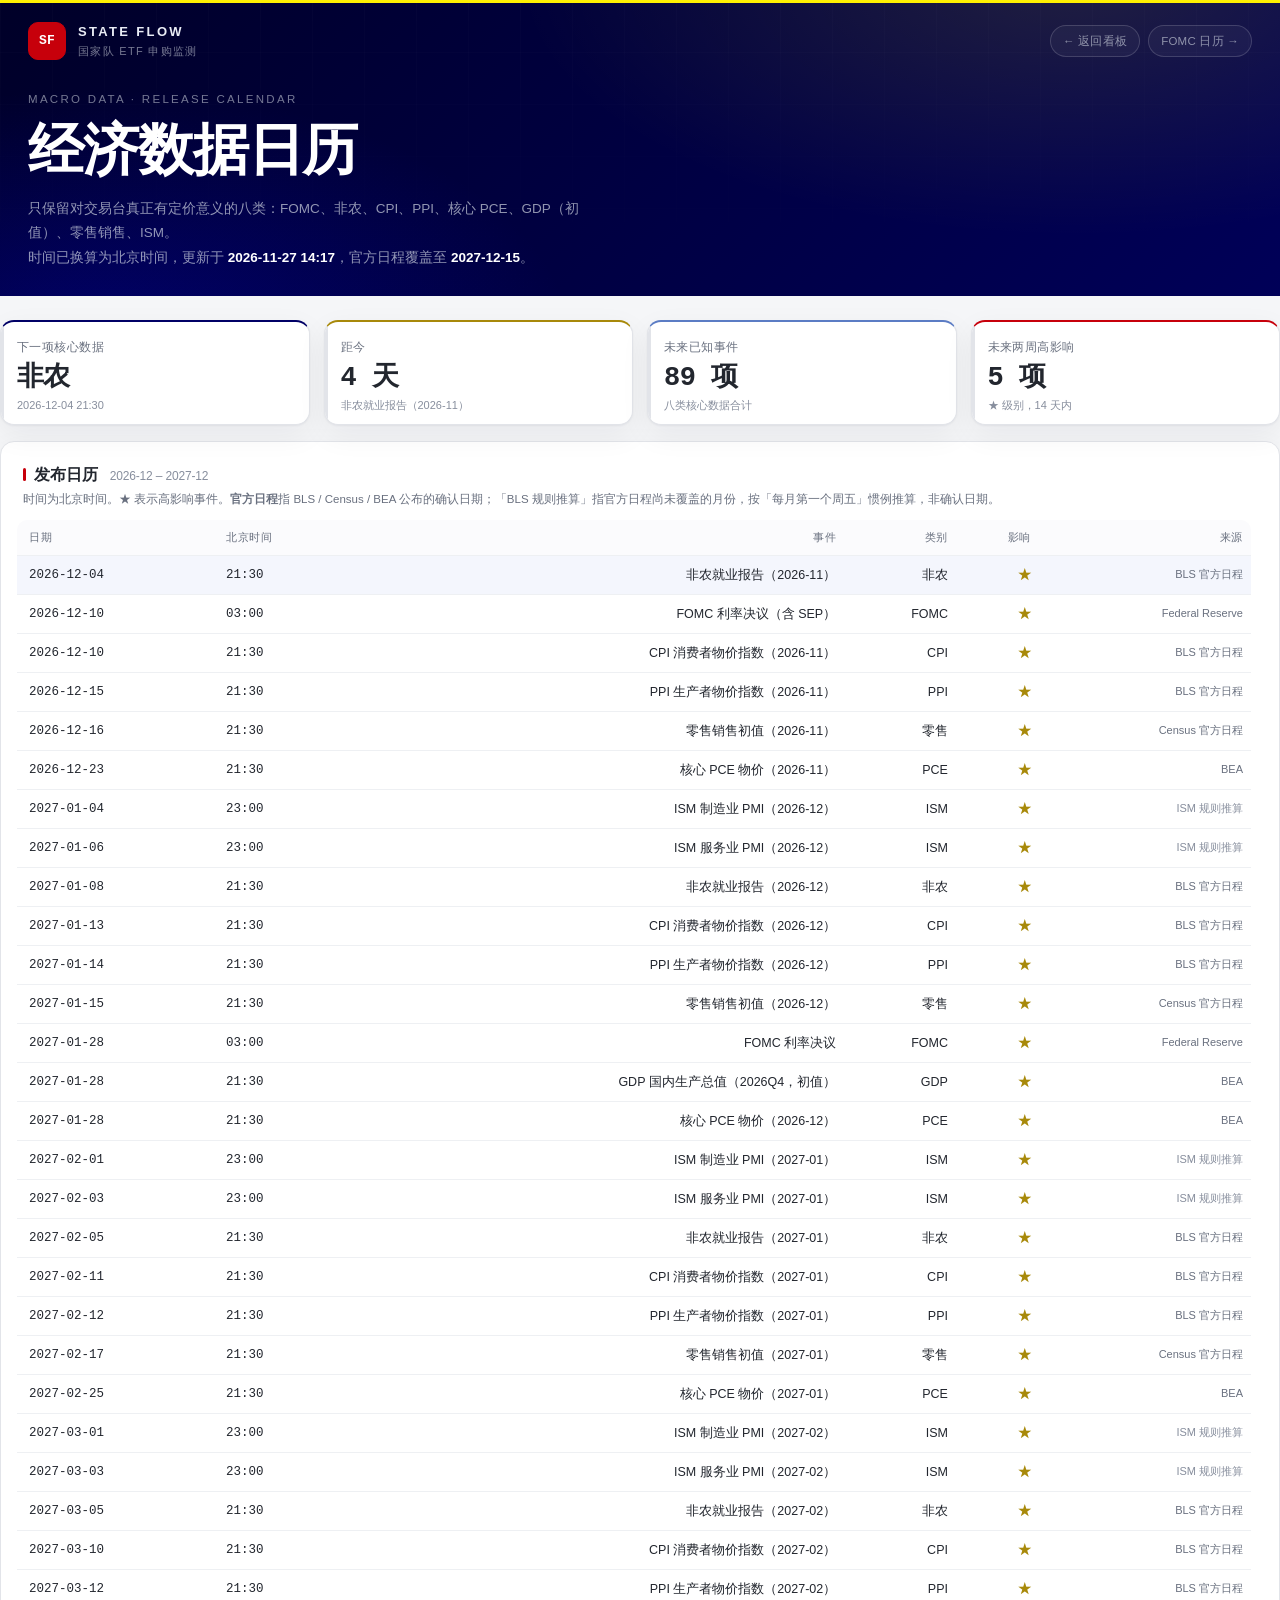
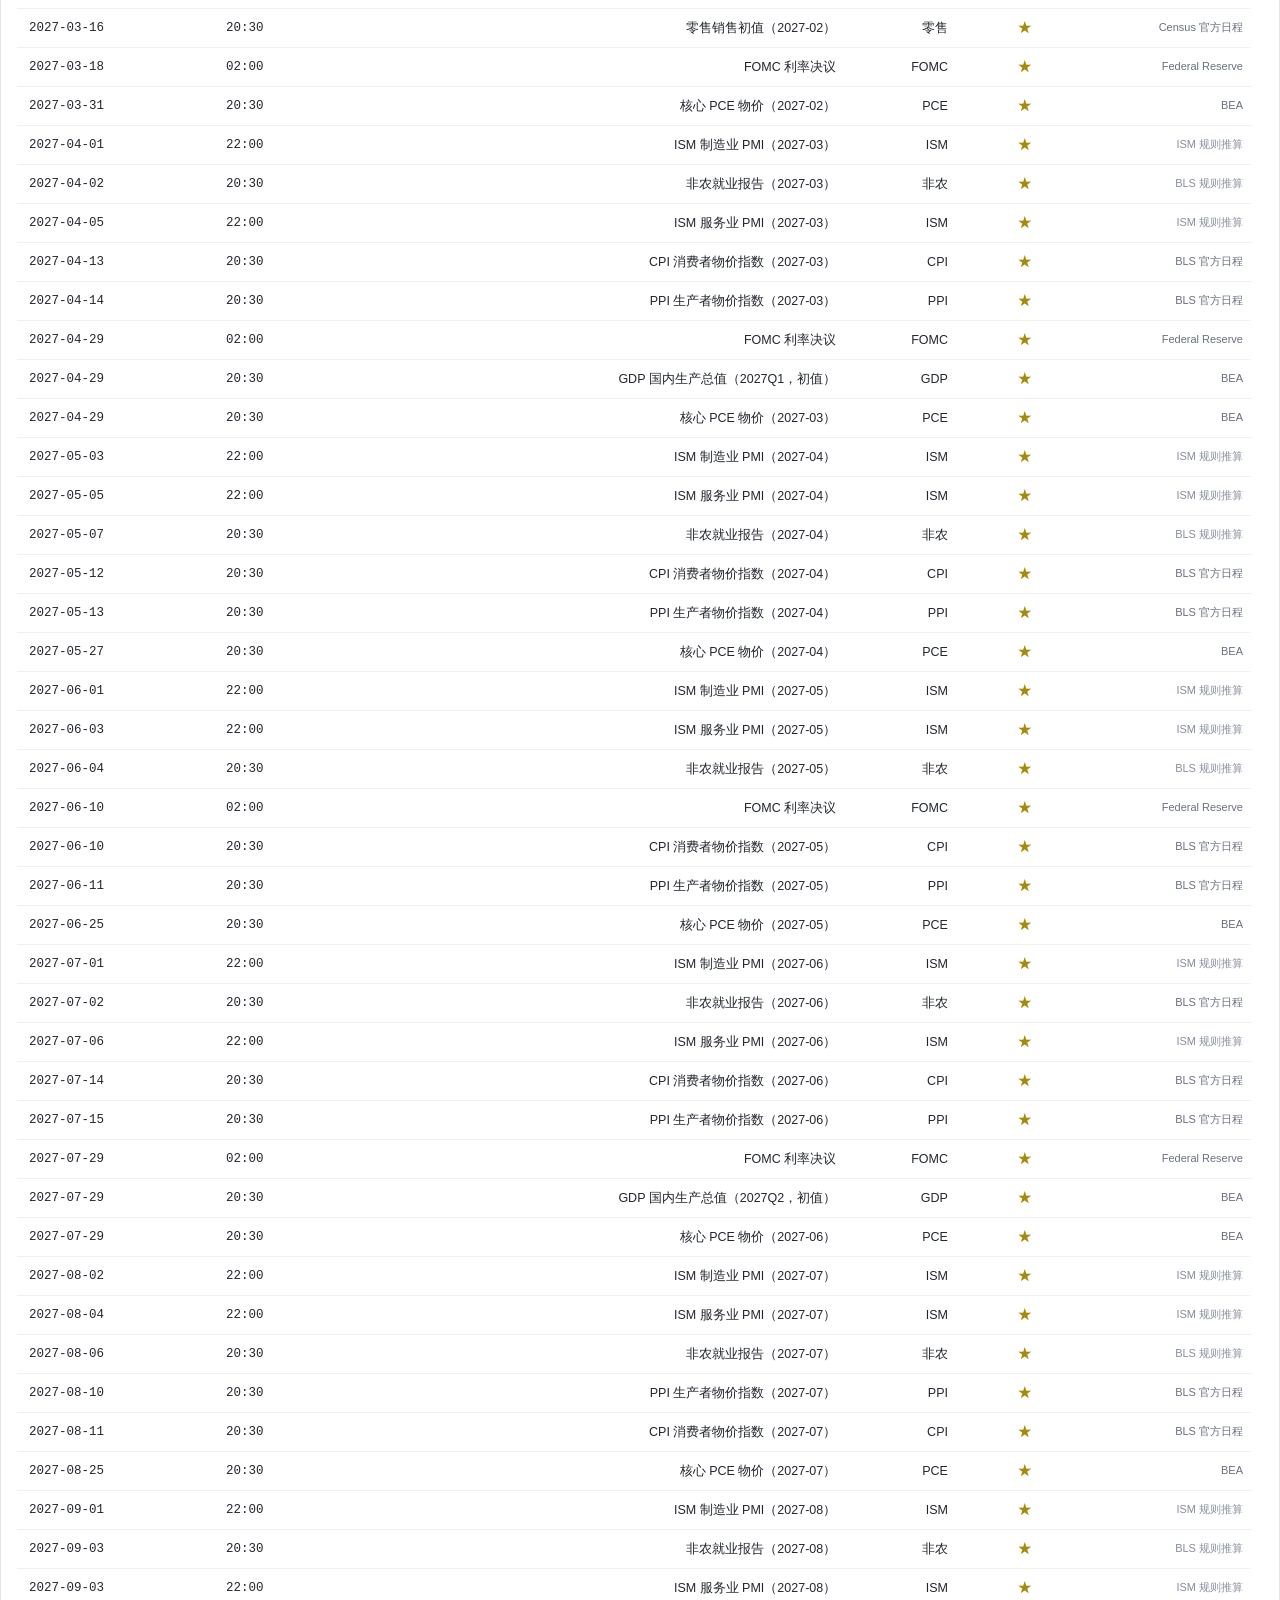
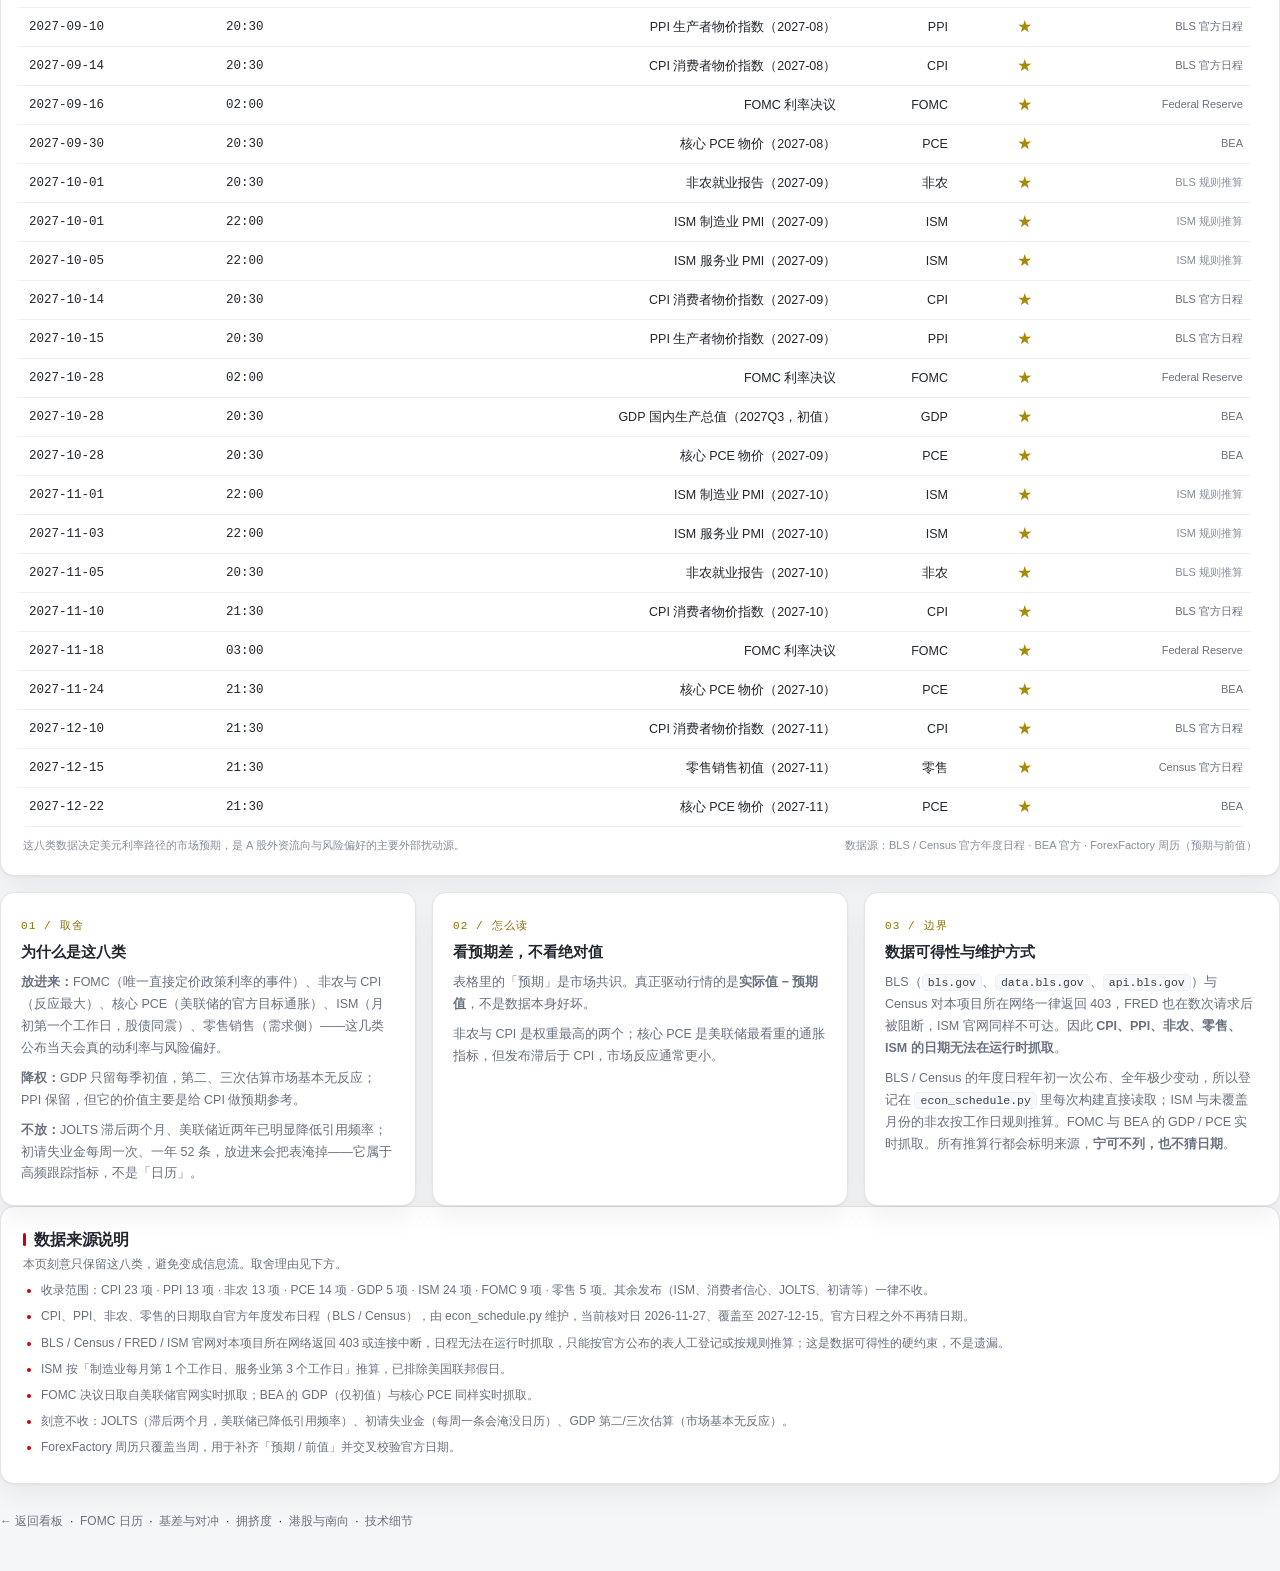
<file: econ.html>
<!DOCTYPE html>
<html lang="zh-CN">
<head>
<meta charset="utf-8">
<meta name="viewport" content="width=device-width,initial-scale=1">
<title>经济数据日历 · 国家队 ETF 申购监测</title>
<meta name="description" content="美国核心经济数据日历：FOMC、非农、CPI、PPI、核心PCE、GDP、零售销售、ISM，含发布时间与预期前值。">
<meta name="theme-color" content="#000066">
<meta property="og:type" content="article">
<meta property="og:title" content="经济数据日历 · ETF 资金流监测">
<meta property="og:description" content="美国核心经济数据日历：FOMC、非农、CPI、PPI、核心PCE、GDP、零售销售、ISM。">
<meta property="og:url" content="https://zheqi-fan.github.io/etf-monitor/econ.html">
<meta property="og:site_name" content="State Flow">
<meta property="og:locale" content="zh_CN">
<meta property="og:image" content="https://zheqi-fan.github.io/etf-monitor/assets/preview.png">
<meta name="twitter:card" content="summary_large_image">
<meta name="twitter:image" content="https://zheqi-fan.github.io/etf-monitor/assets/preview.png">
<link rel="icon" href="assets/favicon.svg" type="image/svg+xml">
<link rel="stylesheet" href="assets/style.css">
</head>
<body>
<a class="skip" href="#main">跳到主要内容</a>
<div class="app">

<header class="hero">
  <div class="wrap">
    <div class="hero-top">
      <div class="brand">
        <span class="brand-mark">SF</span>
        <div><b>STATE FLOW</b><small>国家队 ETF 申购监测</small></div>
      </div>
      <div class="hero-meta">
        <a class="pill ghost" href="index.html">&#8592; 返回看板</a>
        <a class="pill ghost" href="fomc.html">FOMC 日历 &#8594;</a>
      </div>
    </div>
    <div class="hero-main solo">
      <div class="hero-copy">
        <p class="eyebrow">Macro Data &middot; Release Calendar</p>
        <h1>经济数据日历</h1>
        <p class="lede">
          只保留对交易台真正有定价意义的八类：FOMC、非农、CPI、PPI、核心 PCE、GDP（初值）、零售销售、ISM。<br>
          时间已换算为北京时间，更新于 <b id="econAsOf">—</b>，官方日程覆盖至 <b id="econUntil">—</b>。
        </p>
      </div>
    </div>
  </div>
</header>

<main class="wrap container" id="main">

  <section class="kpis" id="econKpis"></section>

  <section class="panel table-panel">
    <div class="panel-head">
      <div>
        <h2>发布日历 <span id="econRange">—</span></h2>
        <p class="desc">时间为北京时间。★ 表示高影响事件。<b>官方日程</b>指 BLS / Census / BEA 公布的确认日期；「BLS 规则推算」指官方日程尚未覆盖的月份，按「每月第一个周五」惯例推算，非确认日期。</p>
      </div>
    </div>
    <div class="table-wrap">
      <table id="econTable">
        <thead><tr>
          <th>日期</th><th>北京时间</th><th>事件</th><th>类别</th>
          <th>影响</th><th>预期</th><th>前值</th><th>来源</th>
        </tr></thead>
        <tbody></tbody>
      </table>
    </div>
    <div class="tbl-foot">
      <span>这八类数据决定美元利率路径的市场预期，是 A 股外资流向与风险偏好的主要外部扰动源。</span>
      <span>数据源：BLS / Census 官方年度日程 · BEA 官方 · ForexFactory 周历（预期与前值）</span>
    </div>
  </section>

  <div class="econ-empty" hidden>
    <section class="panel"><p class="desc">经济日历尚未生成。运行 <code>python3 fetch_econ.py</code> 后重新构建。</p></section>
  </div>

  <section class="mgrid">
    <div class="mcard">
      <span class="num">01 / 取舍</span>
      <h3>为什么是这八类</h3>
      <p><b>放进来：</b>FOMC（唯一直接定价政策利率的事件）、非农与 CPI（反应最大）、核心 PCE（美联储的官方目标通胀）、ISM（月初第一个工作日，股债同震）、零售销售（需求侧）——这几类公布当天会真的动利率与风险偏好。</p>
      <p style="margin-top:8px"><b>降权：</b>GDP 只留每季初值，第二、三次估算市场基本无反应；PPI 保留，但它的价值主要是给 CPI 做预期参考。</p>
      <p style="margin-top:8px"><b>不放：</b>JOLTS 滞后两个月、美联储近两年已明显降低引用频率；初请失业金每周一次、一年 52 条，放进来会把表淹掉——它属于高频跟踪指标，不是「日历」。</p>
    </div>
    <div class="mcard">
      <span class="num">02 / 怎么读</span>
      <h3>看预期差，不看绝对值</h3>
      <p>表格里的「预期」是市场共识。真正驱动行情的是<b>实际值 − 预期值</b>，不是数据本身好坏。</p>
      <p style="margin-top:8px">非农与 CPI 是权重最高的两个；核心 PCE 是美联储最看重的通胀指标，但发布滞后于 CPI，市场反应通常更小。</p>
    </div>
    <div class="mcard">
      <span class="num">03 / 边界</span>
      <h3>数据可得性与维护方式</h3>
      <p>BLS（<code>bls.gov</code>、<code>data.bls.gov</code>、<code>api.bls.gov</code>）与 Census 对本项目所在网络一律返回 403，FRED 也在数次请求后被阻断，ISM 官网同样不可达。因此 <b>CPI、PPI、非农、零售、ISM 的日期无法在运行时抓取</b>。</p>
      <p style="margin-top:8px">BLS / Census 的年度日程年初一次公布、全年极少变动，所以登记在 <code>econ_schedule.py</code> 里每次构建直接读取；ISM 与未覆盖月份的非农按工作日规则推算。FOMC 与 BEA 的 GDP / PCE 实时抓取。所有推算行都会标明来源，<b>宁可不列，也不猜日期</b>。</p>
    </div>
  </section>

  <section class="panel">
    <div class="panel-head">
      <div>
        <h2>数据来源说明</h2>
        <p class="desc">本页刻意只保留这八类，避免变成信息流。取舍理由见下方。</p>
      </div>
    </div>
    <ul class="econ-notes" id="econNotes"></ul>
  </section>

  <p class="back"><a href="index.html">&#8592; 返回看板</a> &nbsp;·&nbsp; <a href="fomc.html">FOMC 日历</a> &nbsp;·&nbsp; <a href="basis.html">基差与对冲</a> &nbsp;·&nbsp; <a href="crowding.html">拥挤度</a> &nbsp;·&nbsp; <a href="hk.html">港股与南向</a> &nbsp;·&nbsp; <a href="method.html">技术细节</a></p>
</main>

</div>
<script src="data/econ_data.js"></script>
<script src="assets/econ.js"></script>
</body>
</html>
</file>
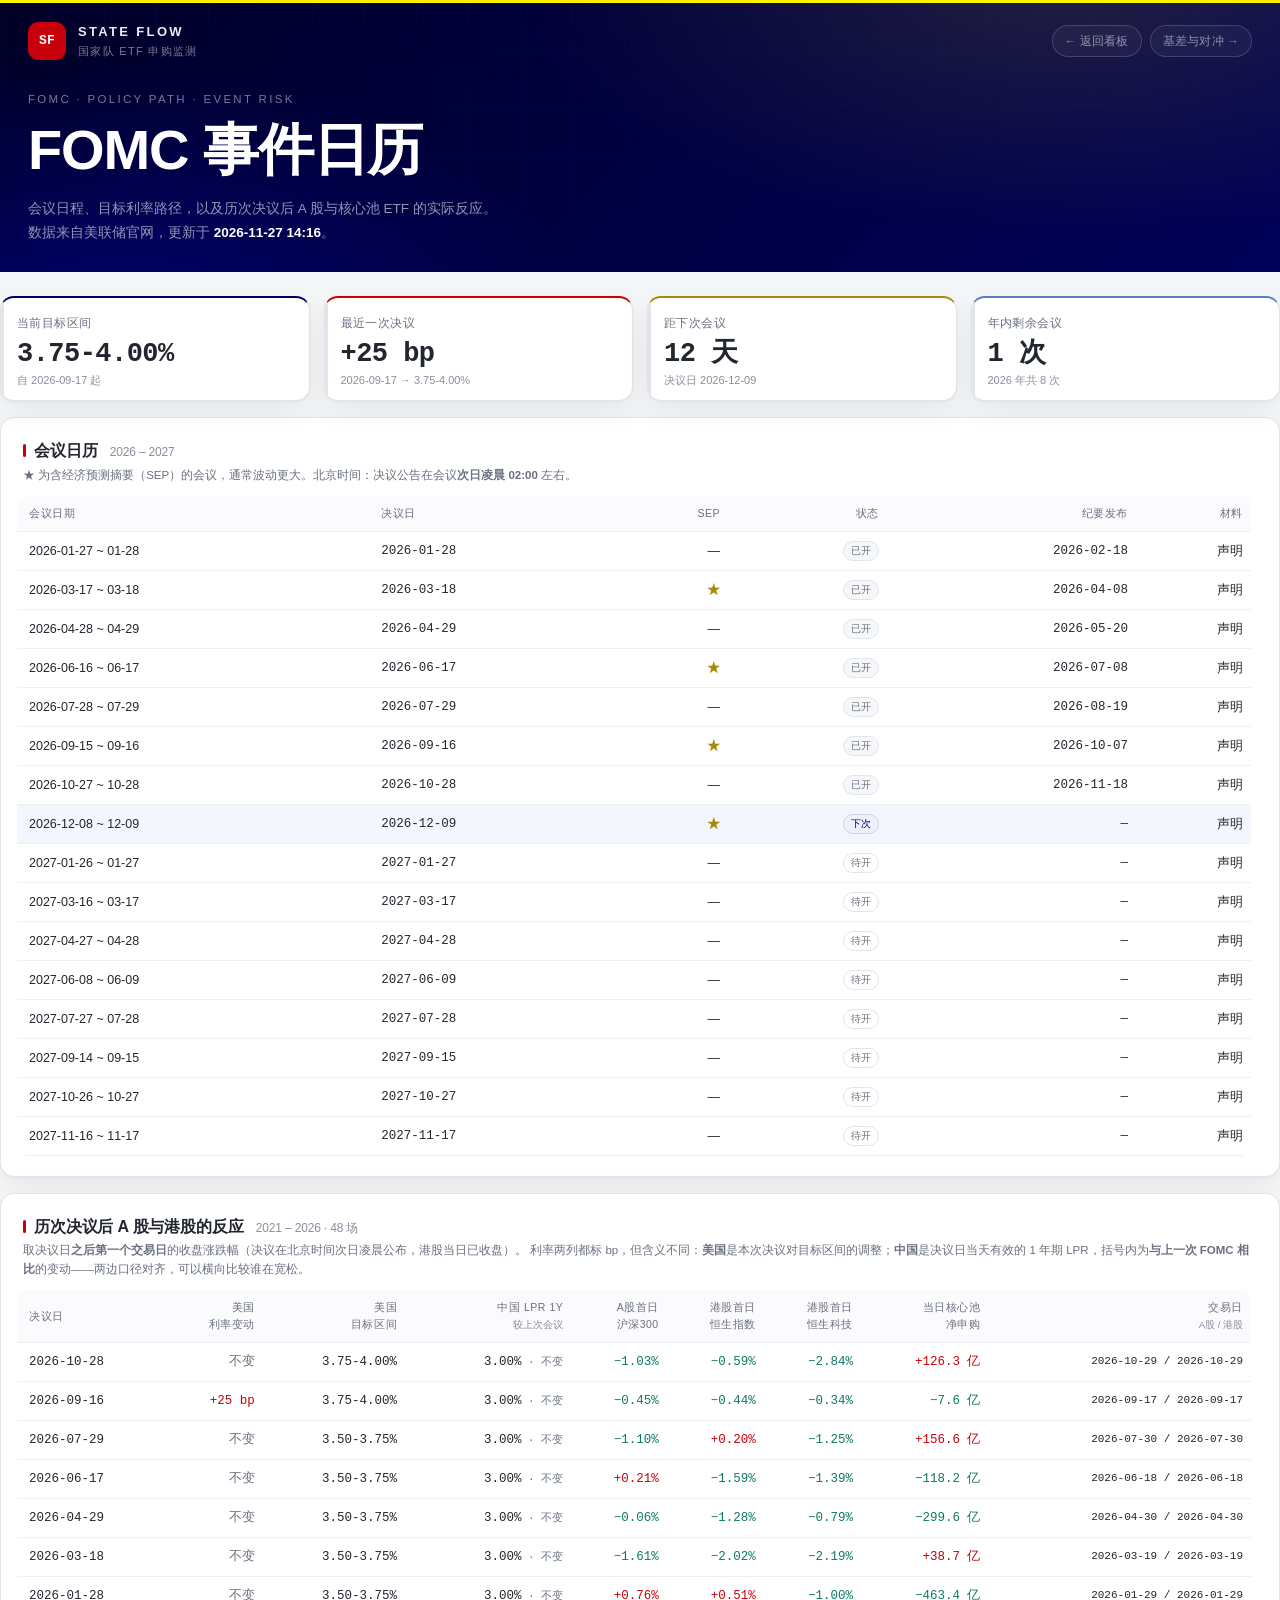
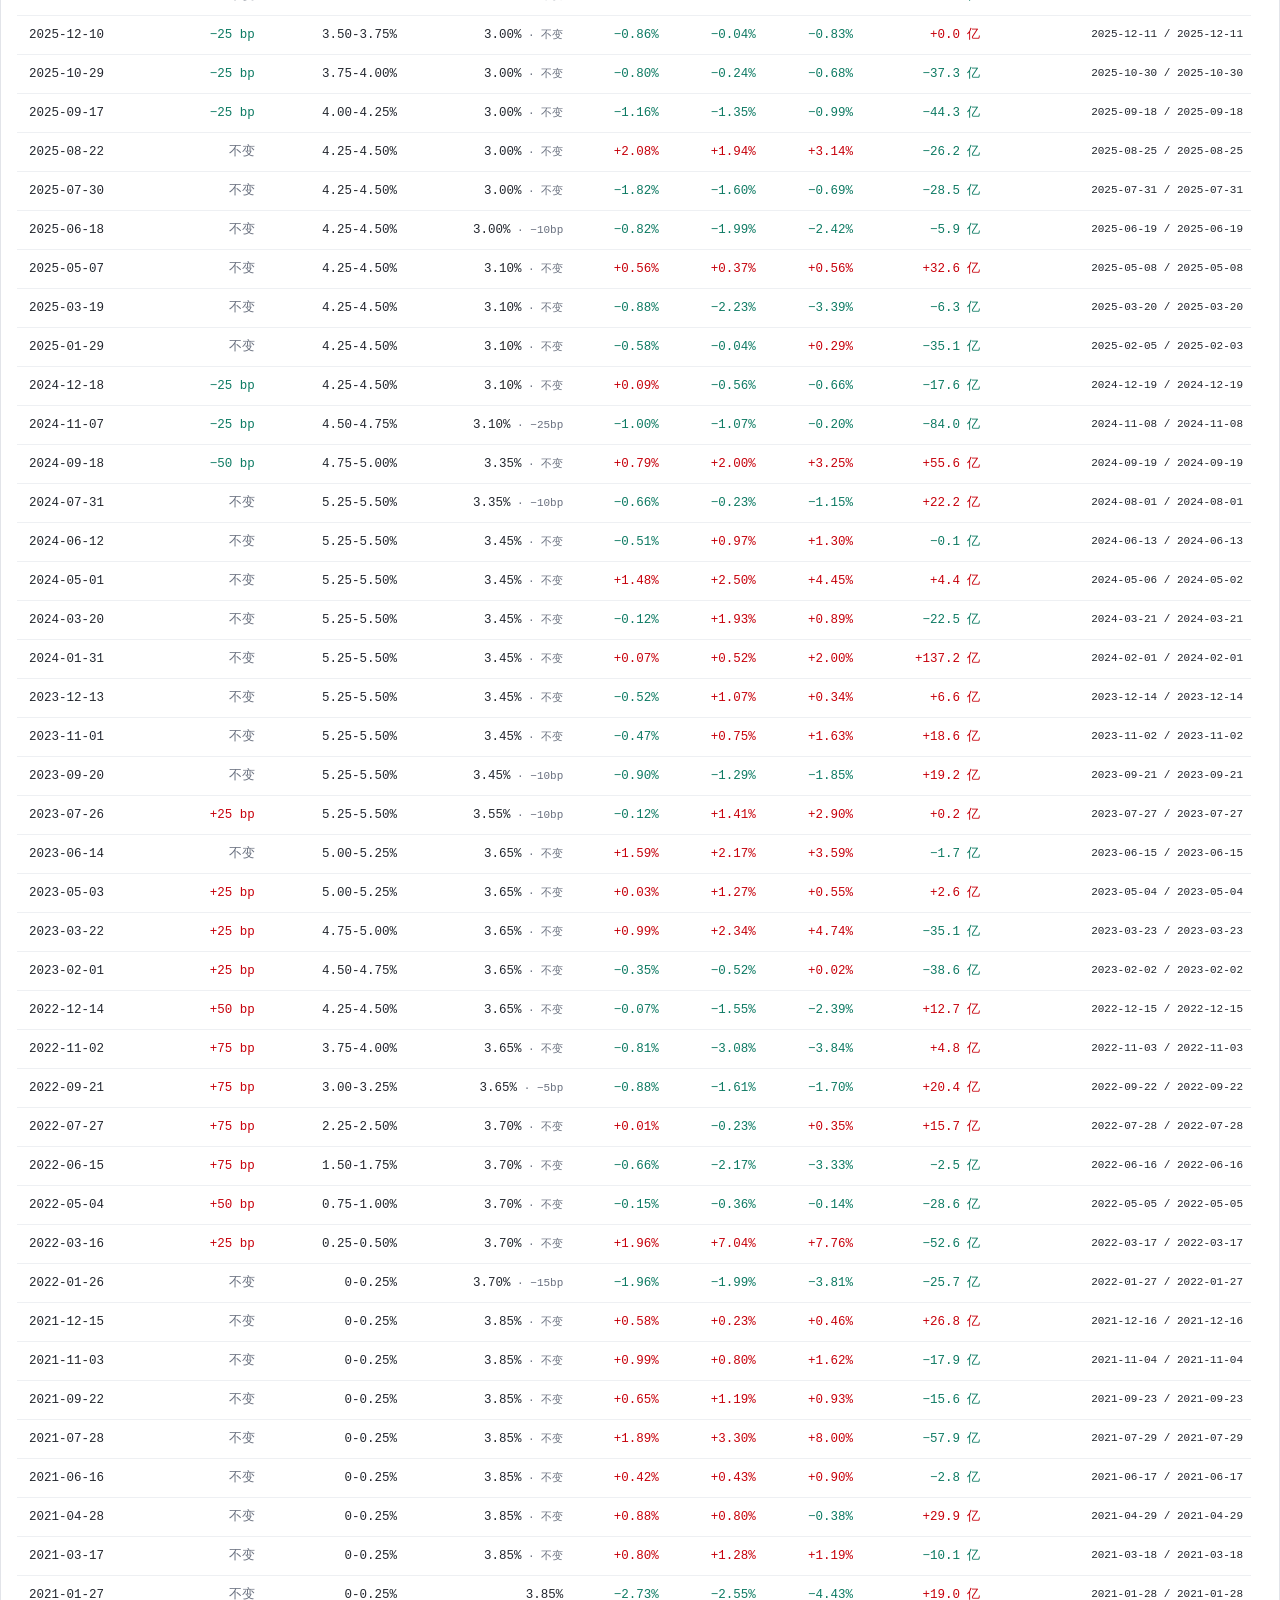
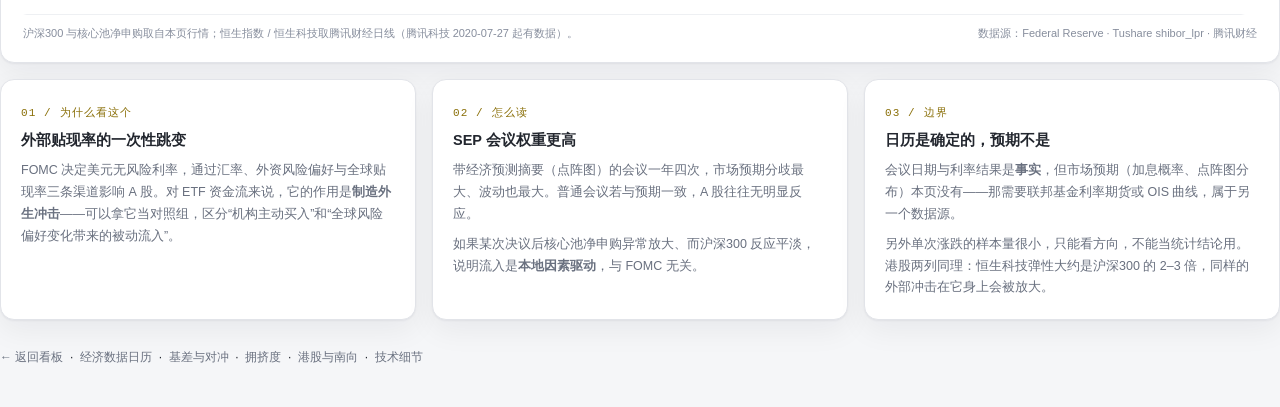
<file: fomc.html>
<!DOCTYPE html>
<html lang="zh-CN">
<head>
<meta charset="utf-8">
<meta name="viewport" content="width=device-width,initial-scale=1">
<title>FOMC 事件日历 · 国家队 ETF 申购监测</title>
<meta name="description" content="FOMC 会议日程、当前目标利率，以及历次决议后 A 股与港股（恒生指数/恒生科技）的反应，含中美利率对照。数据来自美联储官网。">
<meta name="theme-color" content="#000066">
<meta property="og:type" content="article">
<meta property="og:title" content="FOMC 事件日历 · ETF 资金流监测">
<meta property="og:description" content="FOMC 会议日程、当前目标利率，以及历次决议后 A 股与港股的反应，含中美利率对照。">
<meta property="og:url" content="https://zheqi-fan.github.io/etf-monitor/fomc.html">
<meta property="og:site_name" content="State Flow">
<meta property="og:locale" content="zh_CN">
<meta property="og:image" content="https://zheqi-fan.github.io/etf-monitor/assets/preview.png">
<meta name="twitter:card" content="summary_large_image">
<meta name="twitter:image" content="https://zheqi-fan.github.io/etf-monitor/assets/preview.png">
<link rel="icon" href="assets/favicon.svg" type="image/svg+xml">
<link rel="stylesheet" href="assets/style.css">
</head>
<body>
<a class="skip" href="#main">跳到主要内容</a>
<div class="app">

<header class="hero">
  <div class="wrap">
    <div class="hero-top">
      <div class="brand">
        <span class="brand-mark">SF</span>
        <div><b>STATE FLOW</b><small>国家队 ETF 申购监测</small></div>
      </div>
      <div class="hero-meta">
        <a class="pill ghost" href="index.html">&#8592; 返回看板</a>
        <a class="pill ghost" href="basis.html">基差与对冲 &#8594;</a>
      </div>
    </div>
    <div class="hero-main solo">
      <div class="hero-copy">
        <p class="eyebrow">FOMC &middot; Policy Path &middot; Event Risk</p>
        <h1>FOMC 事件日历</h1>
        <p class="lede">
          会议日程、目标利率路径，以及历次决议后 A 股与核心池 ETF 的实际反应。<br>
          数据来自美联储官网，更新于 <b id="fomcAsOf">—</b>。
        </p>
      </div>
    </div>
  </div>
</header>

<main class="wrap container" id="main">

  <section class="kpis" id="fomcKpis"></section>

  <section class="panel">
    <div class="panel-head">
      <div>
        <h2>会议日历 <span id="fomcRange">—</span></h2>
        <p class="desc">★ 为含经济预测摘要（SEP）的会议，通常波动更大。北京时间：决议公告在会议<b>次日凌晨 02:00</b> 左右。</p>
      </div>
    </div>
    <div class="table-wrap">
      <table id="fomcTable">
        <thead><tr>
          <th>会议日期</th><th>决议日</th><th>SEP</th><th>状态</th><th>纪要发布</th><th>材料</th>
        </tr></thead>
        <tbody></tbody>
      </table>
    </div>
  </section>

  <section class="panel table-panel">
    <div class="panel-head">
      <div>
        <h2>历次决议后 A 股与港股的反应 <span id="fomcStudyRange">—</span></h2>
        <p class="desc">
          取决议日<b>之后第一个交易日</b>的收盘涨跌幅（决议在北京时间次日凌晨公布，港股当日已收盘）。
          利率两列都标 bp，但含义不同：<b>美国</b>是本次决议对目标区间的调整；<b>中国</b>是决议日当天有效的
          1 年期 LPR，括号内为<b>与上一次 FOMC 相比</b>的变动——两边口径对齐，可以横向比较谁在宽松。
        </p>
      </div>
    </div>
    <div class="table-wrap">
      <table id="fomcEvent">
        <thead><tr>
          <th>决议日</th>
          <th>美国<br>利率变动</th>
          <th>美国<br>目标区间</th>
          <th>中国 LPR 1Y<br><span class="th-sub">较上次会议</span></th>
          <th>A股首日<br>沪深300</th>
          <th>港股首日<br>恒生指数</th>
          <th>港股首日<br>恒生科技</th>
          <th>当日核心池<br>净申购</th>
          <th>交易日<br><span class="th-sub">A股 / 港股</span></th>
        </tr></thead>
        <tbody></tbody>
      </table>
    </div>
    <div class="tbl-foot">
      <span>沪深300 与核心池净申购取自本页行情；恒生指数 / 恒生科技取腾讯财经日线（腾讯科技 2020-07-27 起有数据）。</span>
      <span>数据源：Federal Reserve · Tushare shibor_lpr · 腾讯财经</span>
    </div>
  </section>

  <div class="fomc-empty" hidden>
    <section class="panel"><p class="desc">FOMC 数据尚未生成。运行 <code>python3 fetch_fomc.py</code> 后重新构建。</p></section>
  </div>

  <section class="mgrid">
    <div class="mcard">
      <span class="num">01 / 为什么看这个</span>
      <h3>外部贴现率的一次性跳变</h3>
      <p>FOMC 决定美元无风险利率，通过汇率、外资风险偏好与全球贴现率三条渠道影响 A 股。对 ETF 资金流来说，它的作用是<b>制造外生冲击</b>——可以拿它当对照组，区分“机构主动买入”和“全球风险偏好变化带来的被动流入”。</p>
    </div>
    <div class="mcard">
      <span class="num">02 / 怎么读</span>
      <h3>SEP 会议权重更高</h3>
      <p>带经济预测摘要（点阵图）的会议一年四次，市场预期分歧最大、波动也最大。普通会议若与预期一致，A 股往往无明显反应。</p>
      <p style="margin-top:8px">如果某次决议后核心池净申购异常放大、而沪深300 反应平淡，说明流入是<b>本地因素驱动</b>，与 FOMC 无关。</p>
    </div>
    <div class="mcard">
      <span class="num">03 / 边界</span>
      <h3>日历是确定的，预期不是</h3>
      <p>会议日期与利率结果是<b>事实</b>，但市场预期（加息概率、点阵图分布）本页没有——那需要联邦基金利率期货或 OIS 曲线，属于另一个数据源。</p>
      <p style="margin-top:8px">另外单次涨跌的样本量很小，只能看方向，不能当统计结论用。港股两列同理：恒生科技弹性大约是沪深300 的 2–3 倍，同样的外部冲击在它身上会被放大。</p>
    </div>
  </section>

  <p class="back"><a href="index.html">&#8592; 返回看板</a> &nbsp;·&nbsp; <a href="econ.html">经济数据日历</a> &nbsp;·&nbsp; <a href="basis.html">基差与对冲</a> &nbsp;·&nbsp; <a href="crowding.html">拥挤度</a> &nbsp;·&nbsp; <a href="hk.html">港股与南向</a> &nbsp;·&nbsp; <a href="method.html">技术细节</a></p>
</main>

</div>
<script src="data/fomc_data.js"></script>
<script src="assets/fomc.js"></script>
</body>
</html>
</file>
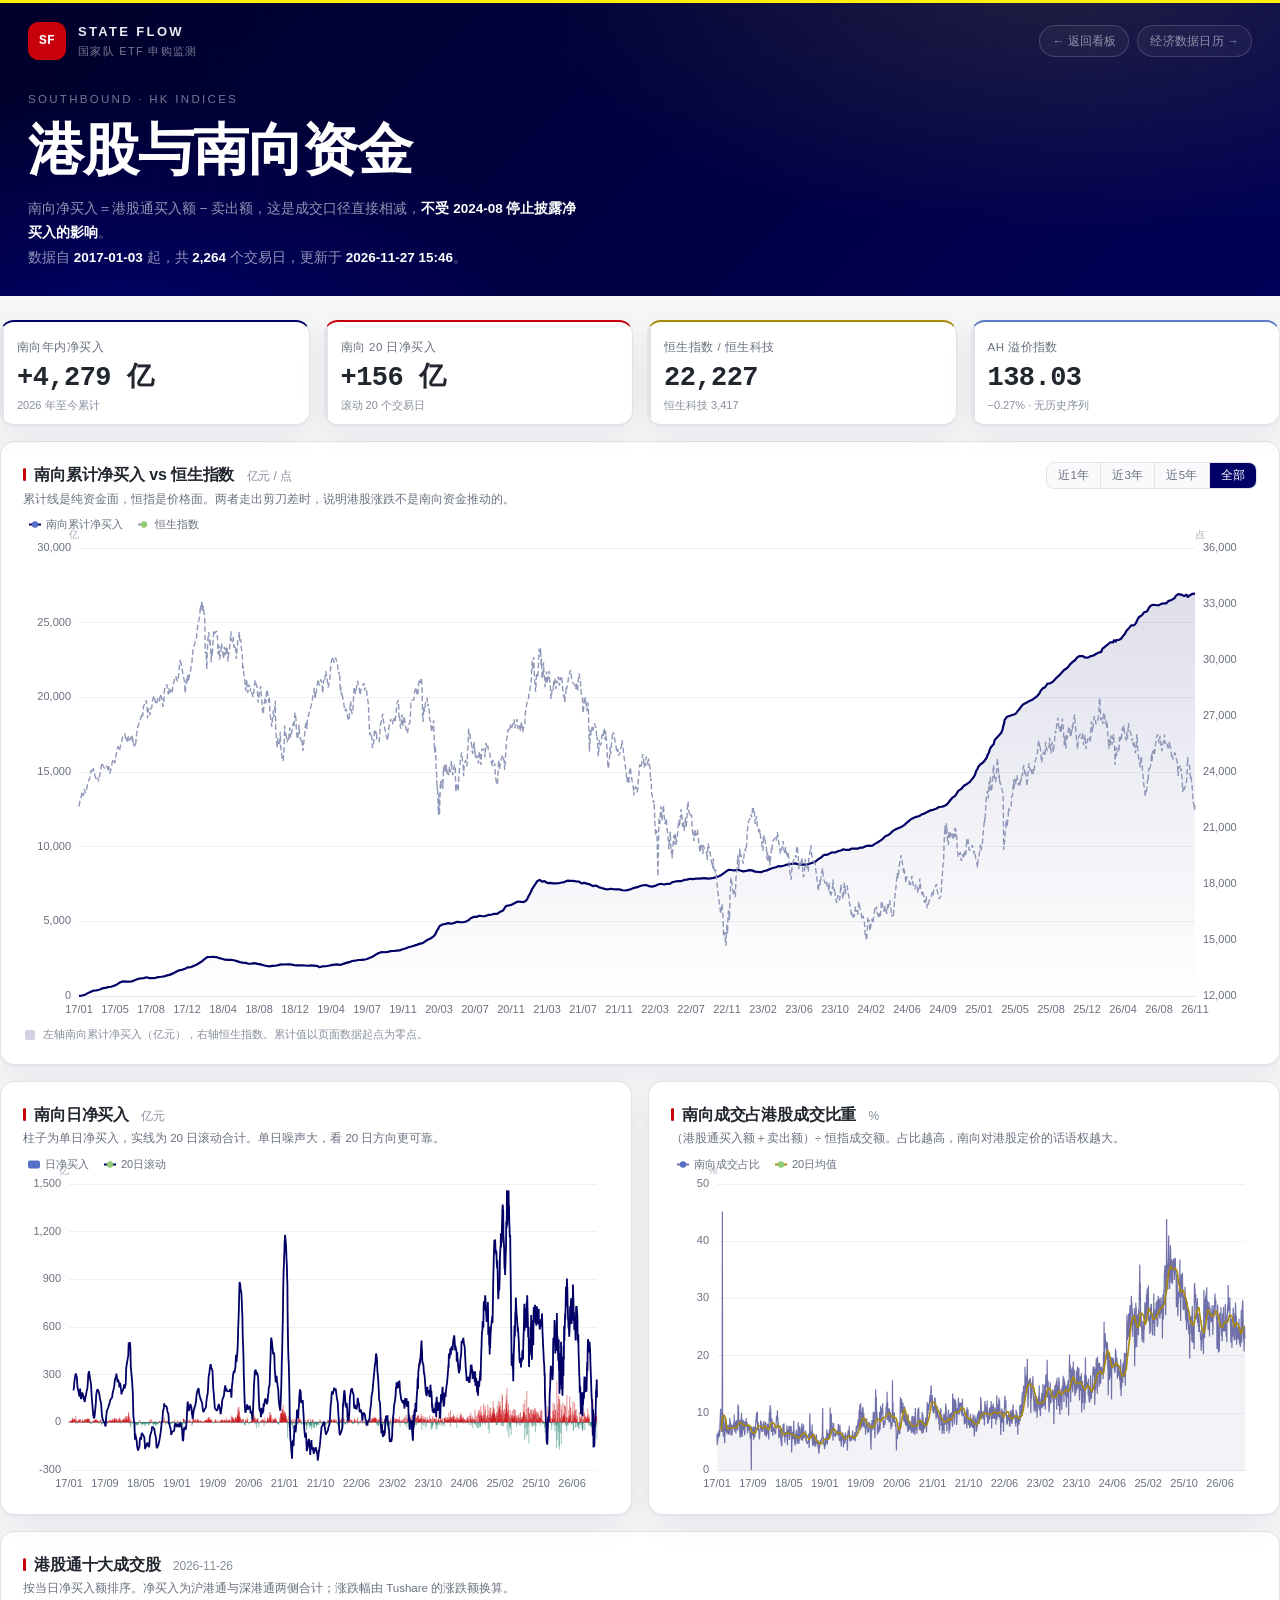
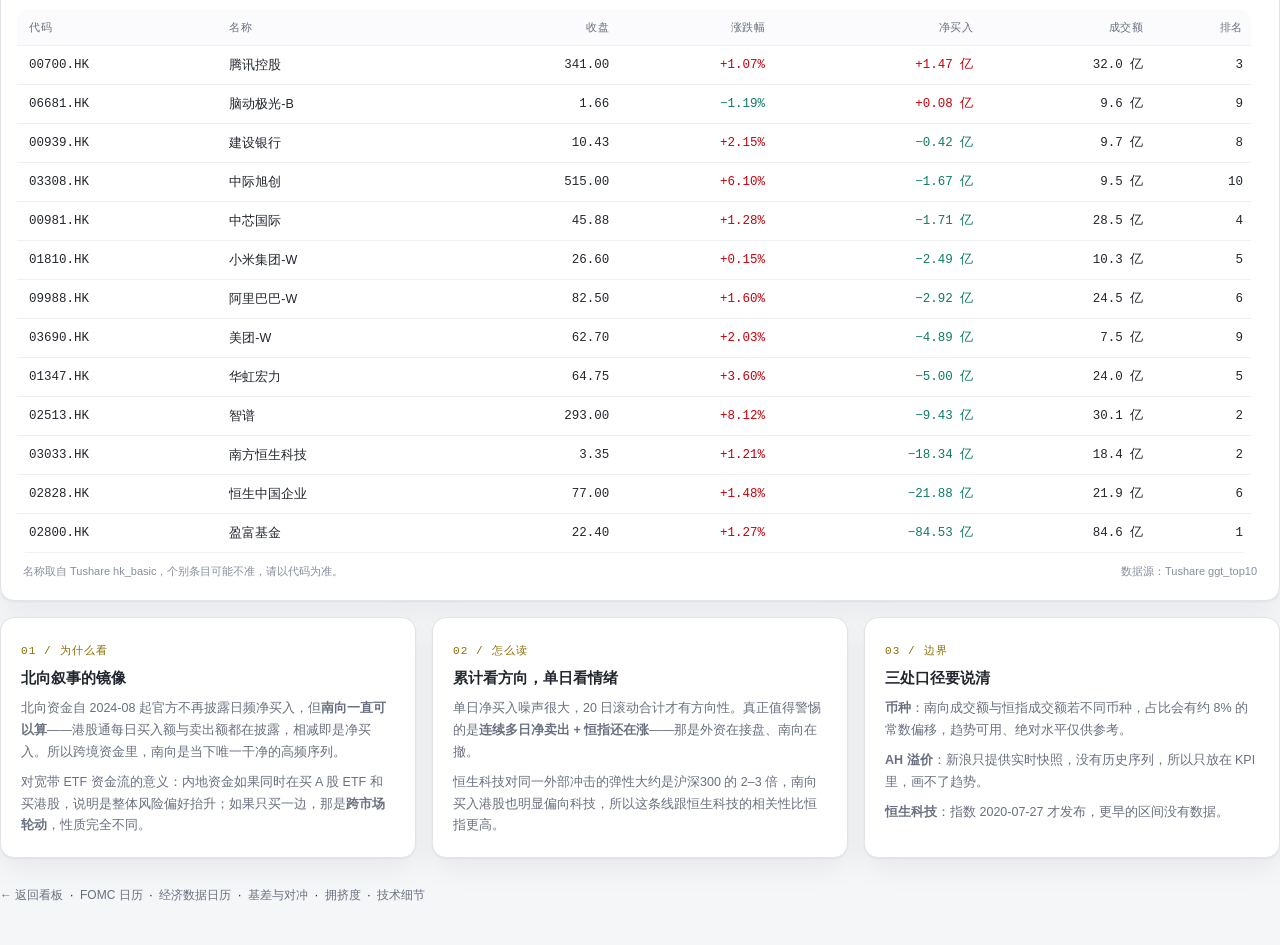
<file: hk.html>
<!DOCTYPE html>
<html lang="zh-CN">
<head>
<meta charset="utf-8">
<meta name="viewport" content="width=device-width,initial-scale=1">
<title>港股与南向资金 · 国家队 ETF 申购监测</title>
<meta name="description" content="恒生指数、恒生科技与港股通（南向）资金：日频净买入、累计净流入、占港股成交比重、十大成交股与 AH 溢价。">
<meta name="theme-color" content="#000066">
<meta property="og:type" content="article">
<meta property="og:title" content="港股与南向资金 · ETF 资金流监测">
<meta property="og:description" content="南向资金日频净买入与恒生指数、恒生科技对照，含占港股成交比重与十大成交股。">
<meta property="og:url" content="https://zheqi-fan.github.io/etf-monitor/hk.html">
<meta property="og:site_name" content="State Flow">
<meta property="og:locale" content="zh_CN">
<meta property="og:image" content="https://zheqi-fan.github.io/etf-monitor/assets/preview.png">
<meta name="twitter:card" content="summary_large_image">
<meta name="twitter:image" content="https://zheqi-fan.github.io/etf-monitor/assets/preview.png">
<link rel="icon" href="assets/favicon.svg" type="image/svg+xml">
<link rel="stylesheet" href="assets/style.css">
</head>
<body>
<a class="skip" href="#main">跳到主要内容</a>
<div class="app">

<header class="hero">
  <div class="wrap">
    <div class="hero-top">
      <div class="brand">
        <span class="brand-mark">SF</span>
        <div><b>STATE FLOW</b><small>国家队 ETF 申购监测</small></div>
      </div>
      <div class="hero-meta">
        <a class="pill ghost" href="index.html">&#8592; 返回看板</a>
        <a class="pill ghost" href="econ.html">经济数据日历 &#8594;</a>
      </div>
    </div>
    <div class="hero-main solo">
      <div class="hero-copy">
        <p class="eyebrow">Southbound &middot; HK Indices</p>
        <h1>港股与南向资金</h1>
        <p class="lede">
          南向净买入＝港股通买入额 − 卖出额，这是成交口径直接相减，<b>不受 2024-08 停止披露净买入的影响</b>。<br>
          数据自 <b id="hkFrom">—</b> 起，共 <b id="hkDays">—</b> 个交易日，更新于 <b id="hkAsOf">—</b>。
        </p>
      </div>
    </div>
  </div>
</header>

<main class="wrap container" id="main">

  <section class="kpis" id="hkKpis"></section>

  <section class="panel">
    <div class="panel-head">
      <div>
        <h2>南向累计净买入 vs 恒生指数 <span>亿元 / 点</span></h2>
        <p class="desc">累计线是纯资金面，恒指是价格面。两者走出剪刀差时，说明港股涨跌不是南向资金推动的。</p>
      </div>
      <div class="seg" id="hkRangeSeg">
        <button data-r="1y">近1年</button>
        <button data-r="3y">近3年</button>
        <button data-r="5y">近5年</button>
        <button data-r="all" class="on">全部</button>
      </div>
    </div>
    <div id="chartHkCum" class="chart tall"></div>
    <div class="chart-note"><i style="background:rgba(0,0,102,.18)"></i>左轴南向累计净买入（亿元），右轴恒生指数。累计值以页面数据起点为零点。</div>
  </section>

  <div class="grid-2 equal">
    <section class="panel">
      <div class="panel-head">
        <div>
          <h2>南向日净买入 <span>亿元</span></h2>
          <p class="desc">柱子为单日净买入，实线为 20 日滚动合计。单日噪声大，看 20 日方向更可靠。</p>
        </div>
      </div>
      <div id="chartHkFlow" class="chart mid"></div>
    </section>

    <section class="panel">
      <div class="panel-head">
        <div>
          <h2>南向成交占港股成交比重 <span>%</span></h2>
          <p class="desc">（港股通买入额＋卖出额）÷ 恒指成交额。占比越高，南向对港股定价的话语权越大。</p>
        </div>
      </div>
      <div id="chartHkShare" class="chart mid"></div>
    </section>
  </div>

  <section class="panel table-panel">
    <div class="panel-head">
      <div>
        <h2>港股通十大成交股 <span id="hkTopDate">—</span></h2>
        <p class="desc">按当日净买入额排序。净买入为沪港通与深港通两侧合计；涨跌幅由 Tushare 的涨跌额换算。</p>
      </div>
    </div>
    <div class="table-wrap">
      <table id="hkTopTable">
        <thead><tr>
          <th>代码</th><th>名称</th><th>收盘</th><th>涨跌幅</th>
          <th>净买入</th><th>成交额</th><th>排名</th>
        </tr></thead>
        <tbody></tbody>
      </table>
    </div>
    <div class="tbl-foot">
      <span>名称取自 Tushare hk_basic，个别条目可能不准，请以代码为准。</span>
      <span>数据源：Tushare ggt_top10</span>
    </div>
  </section>

  <div class="hk-empty" hidden>
    <section class="panel"><p class="desc">港股数据尚未生成。运行 <code>python3 fetch_hk.py</code> 后重新构建。</p></section>
  </div>

  <section class="mgrid">
    <div class="mcard">
      <span class="num">01 / 为什么看</span>
      <h3>北向叙事的镜像</h3>
      <p>北向资金自 2024-08 起官方不再披露日频净买入，但<b>南向一直可以算</b>——港股通每日买入额与卖出额都在披露，相减即是净买入。所以跨境资金里，南向是当下唯一干净的高频序列。</p>
      <p style="margin-top:8px">对宽带 ETF 资金流的意义：内地资金如果同时在买 A 股 ETF 和买港股，说明是整体风险偏好抬升；如果只买一边，那是<b>跨市场轮动</b>，性质完全不同。</p>
    </div>
    <div class="mcard">
      <span class="num">02 / 怎么读</span>
      <h3>累计看方向，单日看情绪</h3>
      <p>单日净买入噪声很大，20 日滚动合计才有方向性。真正值得警惕的是<b>连续多日净卖出 + 恒指还在涨</b>——那是外资在接盘、南向在撤。</p>
      <p style="margin-top:8px">恒生科技对同一外部冲击的弹性大约是沪深300 的 2–3 倍，南向买入港股也明显偏向科技，所以这条线跟恒生科技的相关性比恒指更高。</p>
    </div>
    <div class="mcard">
      <span class="num">03 / 边界</span>
      <h3>三处口径要说清</h3>
      <p><b>币种</b>：南向成交额与恒指成交额若不同币种，占比会有约 8% 的常数偏移，趋势可用、绝对水平仅供参考。</p>
      <p style="margin-top:8px"><b>AH 溢价</b>：新浪只提供实时快照，没有历史序列，所以只放在 KPI 里，画不了趋势。</p>
      <p style="margin-top:8px"><b>恒生科技</b>：指数 2020-07-27 才发布，更早的区间没有数据。</p>
    </div>
  </section>

  <p class="back"><a href="index.html">&#8592; 返回看板</a> &nbsp;·&nbsp; <a href="fomc.html">FOMC 日历</a> &nbsp;·&nbsp; <a href="econ.html">经济数据日历</a> &nbsp;·&nbsp; <a href="basis.html">基差与对冲</a> &nbsp;·&nbsp; <a href="crowding.html">拥挤度</a> &nbsp;·&nbsp; <a href="method.html">技术细节</a></p>
</main>

</div>
<script src="assets/echarts.min.js"></script>
<script src="data/hk_data.js"></script>
<script src="assets/hk.js"></script>
</body>
</html>
</file>
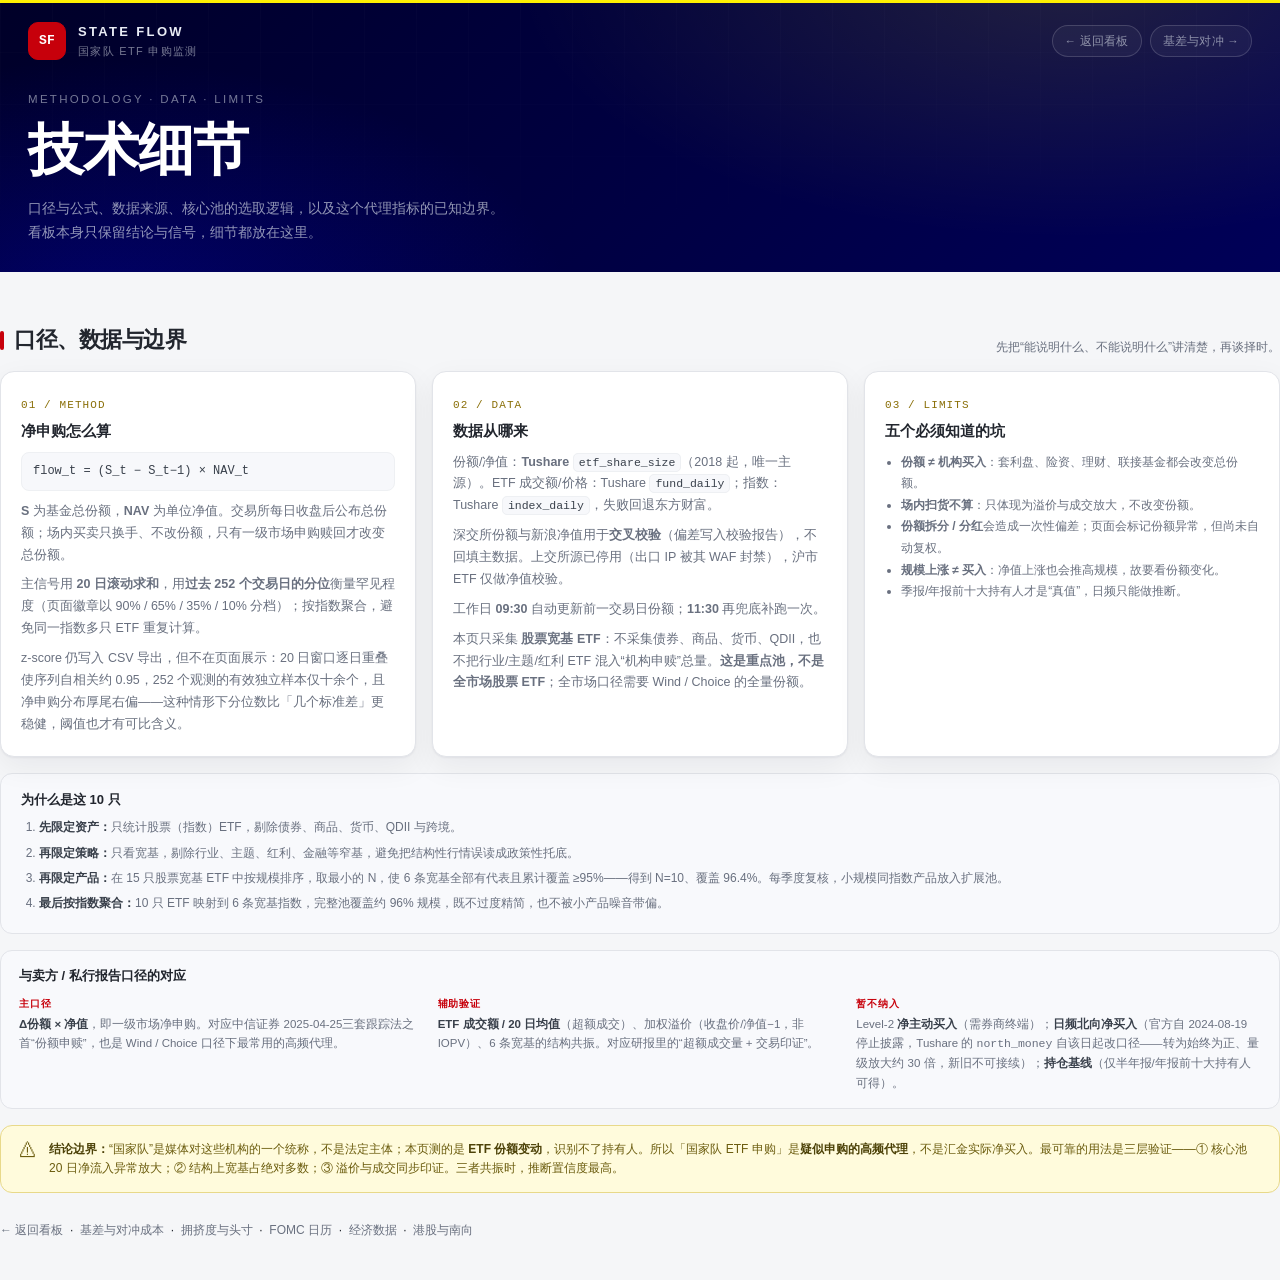
<file: method.html>
<!DOCTYPE html>
<html lang="zh-CN">
<head>
<meta charset="utf-8">
<meta name="viewport" content="width=device-width,initial-scale=1">
<title>技术细节 · 国家队 ETF 申购监测</title>
<meta name="description" content="口径与公式、数据来源、核心池选取逻辑，以及这个代理指标的已知边界。">
<meta name="theme-color" content="#000066">
<meta property="og:type" content="article">
<meta property="og:title" content="技术细节 · ETF 资金流监测">
<meta property="og:description" content="口径与公式、数据来源、核心池选取逻辑，以及这个代理指标的已知边界。">
<meta property="og:url" content="https://zheqi-fan.github.io/etf-monitor/method.html">
<meta property="og:site_name" content="State Flow">
<meta property="og:locale" content="zh_CN">
<meta property="og:image" content="https://zheqi-fan.github.io/etf-monitor/assets/preview.png">
<meta property="og:image:width" content="1200">
<meta property="og:image:height" content="630">
<meta name="twitter:card" content="summary_large_image">
<meta name="twitter:image" content="https://zheqi-fan.github.io/etf-monitor/assets/preview.png">
<link rel="icon" href="assets/favicon.svg" type="image/svg+xml">
<link rel="stylesheet" href="assets/style.css">
</head>
<body>
<a class="skip" href="#main">跳到主要内容</a>
<div class="app">

<header class="hero">
  <div class="wrap">
    <div class="hero-top">
      <div class="brand">
        <span class="brand-mark">SF</span>
        <div><b>STATE FLOW</b><small>国家队 ETF 申购监测</small></div>
      </div>
      <div class="hero-meta">
        <a class="pill ghost" href="index.html">&#8592; 返回看板</a>
        <a class="pill ghost" href="basis.html">基差与对冲 &#8594;</a>
      </div>
    </div>
    <div class="hero-main solo">
      <div class="hero-copy">
        <p class="eyebrow">Methodology &middot; Data &middot; Limits</p>
        <h1>技术细节</h1>
        <p class="lede">口径与公式、数据来源、核心池的选取逻辑，以及这个代理指标的已知边界。<br>看板本身只保留结论与信号，细节都放在这里。</p>
      </div>
    </div>
  </div>
</header>

<main class="wrap container" id="main">
  <section class="method">
    <div class="method-head">
      <div><h2>口径、数据与边界</h2></div>
      <p>先把“能说明什么、不能说明什么”讲清楚，再谈择时。</p>
    </div>

    <div class="mgrid">
      <div class="mcard">
        <span class="num">01 / METHOD</span>
        <h3>净申购怎么算</h3>
        <code>flow_t = (S_t − S_t−1) × NAV_t</code>
        <p><b>S</b> 为基金总份额，<b>NAV</b> 为单位净值。交易所每日收盘后公布总份额；场内买卖只换手、不改份额，只有一级市场申购赎回才改变总份额。</p>
        <p style="margin-top:8px">主信号用 <b>20 日滚动求和</b>，用<b>过去 252 个交易日的分位</b>衡量罕见程度（页面徽章以 90% / 65% / 35% / 10% 分档）；按指数聚合，避免同一指数多只 ETF 重复计算。</p>
        <p style="margin-top:8px">z-score 仍写入 CSV 导出，但不在页面展示：20 日窗口逐日重叠使序列自相关约 0.95，252 个观测的有效独立样本仅十余个，且净申购分布厚尾右偏——这种情形下分位数比「几个标准差」更稳健，阈值也才有可比含义。</p>
      </div>

      <div class="mcard">
        <span class="num">02 / DATA</span>
        <h3>数据从哪来</h3>
        <p>份额/净值：<b>Tushare</b> <code style="display:inline;padding:2px 5px">etf_share_size</code>（2018 起，唯一主源）。ETF 成交额/价格：Tushare <code style="display:inline;padding:2px 5px">fund_daily</code>；指数：Tushare <code style="display:inline;padding:2px 5px">index_daily</code>，失败回退东方财富。</p>
        <p style="margin-top:8px">深交所份额与新浪净值用于<b>交叉校验</b>（偏差写入校验报告），不回填主数据。上交所源已停用（出口 IP 被其 WAF 封禁），沪市 ETF 仅做净值校验。</p>
        <p style="margin-top:8px">工作日 <b>09:30</b> 自动更新前一交易日份额；<b>11:30</b> 再兜底补跑一次。</p>
        <p style="margin-top:8px">本页只采集 <b>股票宽基 ETF</b>：不采集债券、商品、货币、QDII，也不把行业/主题/红利 ETF 混入“机构申赎”总量。<b>这是重点池，不是全市场股票 ETF</b>；全市场口径需要 Wind / Choice 的全量份额。</p>
      </div>

      <div class="mcard">
        <span class="num">03 / LIMITS</span>
        <h3>五个必须知道的坑</h3>
        <ul>
          <li><b>份额 ≠ 机构买入</b>：套利盘、险资、理财、联接基金都会改变总份额。</li>
          <li><b>场内扫货不算</b>：只体现为溢价与成交放大，不改变份额。</li>
          <li><b>份额拆分 / 分红</b>会造成一次性偏差；页面会标记份额异常，但尚未自动复权。</li>
          <li><b>规模上涨 ≠ 买入</b>：净值上涨也会推高规模，故要看份额变化。</li>
          <li>季报/年报前十大持有人才是“真值”，日频只能做推断。</li>
        </ul>
      </div>
    </div>

    <div class="rules">
      <b>为什么是这 10 只</b>
      <ol>
        <li><b>先限定资产：</b>只统计股票（指数）ETF，剔除债券、商品、货币、QDII 与跨境。</li>
        <li><b>再限定策略：</b>只看宽基，剔除行业、主题、红利、金融等窄基，避免把结构性行情误读成政策性托底。</li>
        <li><b>再限定产品：</b>在 15 只股票宽基 ETF 中按规模排序，取最小的 N，使 6 条宽基全部有代表且累计覆盖 ≥95%——得到 N=10、覆盖 96.4%。每季度复核，小规模同指数产品放入扩展池。</li>
        <li><b>最后按指数聚合：</b>10 只 ETF 映射到 6 条宽基指数，完整池覆盖约 96% 规模，既不过度精简，也不被小产品噪音带偏。</li>
      </ol>
    </div>


    <div class="align">
      <b>与卖方 / 私行报告口径的对应</b>
      <div class="align-grid">
        <div><span>主口径</span><p><b>Δ份额 × 净值</b>，即一级市场净申购。对应<a href="https://finance.sina.com.cn/roll/2025-04-25/doc-ineuirkc2835823.shtml" target="_blank" rel="noopener">中信证券 2025-04-25</a>三套跟踪法之首“份额申赎”，也是 Wind / Choice 口径下最常用的高频代理。</p></div>
        <div><span>辅助验证</span><p><b>ETF 成交额 / 20 日均值</b>（超额成交）、加权溢价（收盘价/净值−1，非 IOPV）、6 条宽基的结构共振。对应研报里的“超额成交量 + 交易印证”。</p></div>
        <div><span>暂不纳入</span><p>Level-2 <b>净主动买入</b>（需券商终端）；<b>日频北向净买入</b>（官方自 2024-08-19 停止披露，Tushare 的 <code>north_money</code> 自该日起改口径——转为始终为正、量级放大约 30 倍，新旧不可接续）；<b>持仓基线</b>（仅半年报/年报前十大持有人可得）。</p></div>
      </div>
    </div>
    <div class="caveat">
      <div style="font-size:18px;line-height:1.2">⚠</div>
      <div><b>结论边界：</b>“国家队”是媒体对这些机构的一个统称，不是法定主体；本页测的是 <b>ETF 份额变动</b>，识别不了持有人。所以「国家队 ETF 申购」是<b>疑似申购的高频代理</b>，不是汇金实际净买入。最可靠的用法是三层验证——① 核心池 20 日净流入异常放大；② 结构上宽基占绝对多数；③ 溢价与成交同步印证。三者共振时，推断置信度最高。</div>
    </div>
  </section>

  <p class="back"><a href="index.html">&#8592; 返回看板</a> &nbsp;·&nbsp; <a href="basis.html">基差与对冲成本</a> &nbsp;·&nbsp; <a href="crowding.html">拥挤度与头寸</a> &nbsp;·&nbsp; <a href="fomc.html">FOMC 日历</a> &nbsp;·&nbsp; <a href="econ.html">经济数据</a> &nbsp;·&nbsp; <a href="hk.html">港股与南向</a></p>
</main>

</div>
</body>
</html>
</file>
<file: assets/style.css>
/* ============================================================
   ETF 资金流监测  ·  State Flow
   ============================================================ */
:root{
  /* CITIC CLSA 色系：主色深蓝 #000066、强调黄 #fff100、辅助亮蓝 #0202b5、中性灰 #f8f8f8 / #32373c；
     品牌红 #c7000b 取自中信证券 #b61c22，仅用于品牌点缀与涨跌语义，不做装饰性大面积铺色。 */
  --bg:#f5f6f8;
  --panel:#ffffff;
  --ink:#22262e;
  --ink-2:#39404b;
  --muted:#69707f;
  --faint:#878e9d;
  --line:#e2e4e9;
  --line-2:#eef0f3;
  --navy:#000066;
  --navy-2:#00004d;
  --navy-3:#00007d;
  --blue:#0202b5;
  --blue-2:#3a3ad0;
  --blue-soft:#eef0fb;
  --blue-soft-2:#dfe3f7;
  --yellow:#fff100;
  --amber:#8a6f08;
  --amber-soft:#fffbdc;
  /* --red 为浅底正文用（中信红 #C7000B）；--red-2 = 0.8×#db5560 + 0.2×#c7000b，深色面上的提亮版 */
  --red:#c7000b;
  --red-2:#d7444f;
  --red-soft:#fcf0f1;
  --green:#0d7a63;
  --green-soft:#eef7f4;
  --gold:#8a6f08;
  --radius:14px;
  --shadow:0 1px 2px rgba(0,6,40,.05),0 10px 30px rgba(0,6,40,.06);
  --mono:"SF Mono","DIN Alternate","Roboto Mono",ui-monospace,Menlo,monospace;
}
*{box-sizing:border-box}
html{scroll-behavior:smooth}
body{
  margin:0;background:var(--bg);color:var(--ink);
  font-family:-apple-system,BlinkMacSystemFont,"PingFang SC","Hiragino Sans GB","Microsoft YaHei",sans-serif;
  font-size:14px;line-height:1.6;-webkit-font-smoothing:antialiased;
}
a{color:inherit;text-decoration:none}
.wrap{max-width:1320px;margin:0 auto;padding:0 28px}
.mono{font-family:var(--mono);font-variant-numeric:tabular-nums}
.pos{color:var(--red)}
.neg{color:var(--green)}
.muted{color:var(--muted)}

/* ---------- hero ---------- */
.hero{
  position:relative;overflow:hidden;color:#e9ecf5;box-shadow:inset 0 3px 0 var(--yellow);
  background:
    radial-gradient(900px 420px at 84% -8%,rgba(255,241,0,.13),transparent 62%),
    radial-gradient(760px 420px at 8% 118%,rgba(2,2,181,.42),transparent 62%),
    linear-gradient(135deg,#000028 0%,#000042 52%,#000058 100%);
}
.hero:before{
  content:"";position:absolute;inset:0;pointer-events:none;opacity:.5;
  background-image:linear-gradient(rgba(255,255,255,.035) 1px,transparent 1px),
                   linear-gradient(90deg,rgba(255,255,255,.035) 1px,transparent 1px);
  background-size:52px 52px;
  mask-image:linear-gradient(to bottom,rgba(0,0,0,.9),transparent 92%);
}
.hero-top{position:relative;display:flex;align-items:center;justify-content:space-between;padding:22px 0 0}
.brand{display:flex;align-items:center;gap:12px;letter-spacing:.06em}
.brand-mark{
  width:38px;height:38px;border:1px solid var(--red);border-radius:10px;
  display:grid;place-items:center;font-family:var(--mono);font-size:13px;font-weight:700;
  background:var(--red);color:#fff;letter-spacing:.02em;
}
.brand b{font-size:13px;font-weight:700;display:block;letter-spacing:.18em}
.brand small{display:block;color:rgba(234,240,246,.5);font-size:11px;letter-spacing:.12em}
.hero-meta{display:flex;gap:8px;flex-wrap:wrap}
.pill{
  display:inline-flex;align-items:center;gap:7px;border:1px solid rgba(255,255,255,.16);
  border-radius:999px;padding:6px 12px;font-size:11.5px;color:rgba(234,240,246,.82);
  background:rgba(255,255,255,.04);letter-spacing:.02em;
}
.pill b{font-family:var(--mono);font-weight:600;color:#fff}
.pill.ghost{color:rgba(234,240,246,.55)}
.dot{width:6px;height:6px;border-radius:50%;background:#2fd6a0;box-shadow:0 0 0 3px rgba(47,214,160,.16)}
.hero-main{position:relative;display:grid;grid-template-columns:1.35fr .9fr;gap:48px;align-items:end;padding:34px 0 30px}
.eyebrow{font-size:11.5px;letter-spacing:.2em;color:rgba(234,240,246,.5);text-transform:uppercase;margin:0 0 12px}
h1{
  margin:0;font-size:56px;line-height:1.04;font-weight:800;letter-spacing:-.02em;color:#fff;
}
h1 em{font-style:normal;color:var(--red-2);text-shadow:0 2px 18px rgba(0,0,0,.35)}
.lede{color:rgba(234,240,246,.62);max-width:560px;margin:18px 0 0;font-size:13.5px;line-height:1.8}
.lede b{color:#fff;font-weight:600}
.signal-card{
  border:1px solid rgba(255,255,255,.13);border-radius:16px;padding:20px 22px 16px;
  background:linear-gradient(160deg,rgba(255,255,255,.075),rgba(255,255,255,.025));
  backdrop-filter:blur(6px);box-shadow:0 18px 50px rgba(0,0,0,.18);
}
.signal-head{display:flex;justify-content:space-between;align-items:center;font-size:11.5px;color:rgba(234,240,246,.55);letter-spacing:.06em}
.badge{
  display:inline-flex;align-items:center;gap:6px;border-radius:999px;padding:4px 10px;
  font-size:11px;font-weight:600;letter-spacing:.04em;
  background:rgba(255,255,255,.08);color:#eaf0f6;border:1px solid rgba(255,255,255,.12);
}
.badge.hot{background:rgba(255,241,0,.16);border-color:rgba(255,241,0,.42);color:#fff100}
.badge.warm{background:rgba(2,2,181,.24);border-color:rgba(2,2,181,.5);color:#c9cdff}
.badge.cold{background:rgba(13,122,99,.2);border-color:rgba(30,166,124,.4);color:#8fe0c5}
.signal-value{font-family:var(--mono);font-size:46px;font-weight:700;letter-spacing:-.03em;line-height:1.15;margin-top:8px;color:#fff}
.signal-sub{font-size:12px;color:rgba(234,240,246,.45);display:flex;gap:10px;align-items:center}
.signal-sub span{color:#fff100}
.signal-grid{display:grid;grid-template-columns:repeat(3,1fr);border-top:1px solid rgba(255,255,255,.1);margin-top:16px;padding-top:14px;gap:8px}
.signal-grid label{display:block;font-size:10.5px;color:rgba(234,240,246,.42);letter-spacing:.08em}
.signal-grid b{font-family:var(--mono);font-size:15px;font-weight:600;color:#fff}
.signal-foot{display:flex;justify-content:space-between;gap:10px;margin-top:12px;font-size:10.5px;color:rgba(234,240,246,.45);border-top:1px dashed rgba(255,255,255,.1);padding-top:10px}

/* ticker */
.ticker{
  position:relative;display:grid;grid-template-columns:repeat(4,1fr);
  border-top:1px solid rgba(255,255,255,.1);
}
.ticker>div{padding:12px 0 14px;border-right:1px solid rgba(255,255,255,.07)}
.ticker>div:last-child{border-right:0}
.ticker label{display:block;font-size:10px;letter-spacing:.1em;color:rgba(234,240,246,.38);margin-bottom:2px}
.ticker b{font-family:var(--mono);font-size:13.5px;color:#eaf0f6;font-weight:600}

/* ---------- layout ---------- */
.container{padding:24px 0 0}
.kpis{display:grid;grid-template-columns:repeat(4,1fr);gap:14px;margin-bottom:16px}
.kpi{
  background:var(--panel);border:1px solid var(--line);border-radius:var(--radius);
  padding:16px 16px 10px;box-shadow:var(--shadow);position:relative;overflow:hidden;
  display:flex;flex-direction:column;
}
.kpi:after{content:"";position:absolute;left:0;top:0;width:3px;height:100%;background:var(--line)}
.kpi.accent:after{background:var(--red)}
.kpi label{font-size:11.5px;color:var(--muted);letter-spacing:.04em;display:flex;justify-content:space-between;gap:6px}
.kpi .v{font-family:var(--mono);font-size:27px;font-weight:700;letter-spacing:-.02em;margin:6px 0 0;line-height:1.2}
.kpi .v small{font-size:11px;font-weight:500;color:var(--faint);margin-left:4px;letter-spacing:0}
.kpi .sub{font-size:11px;color:var(--faint);display:flex;justify-content:space-between;gap:6px;margin-top:2px}
.kpi .k5{
  display:grid;grid-template-columns:repeat(5,1fr);gap:0;
  margin:8px -2px 6px;padding-top:7px;border-top:1px dashed var(--line-2);
}
.kpi .k5c{
  display:flex;flex-direction:column;align-items:center;justify-content:flex-end;
  min-width:0;line-height:1.25;padding:2px 0 3px;border-radius:4px;
  transition:background .12s;
}
.kpi .k5c + .k5c{box-shadow:inset 1px 0 0 var(--line-2)}
.kpi .k5c:hover{background:rgba(0,0,102,.06)}
.kpi .k5c i{font-style:normal;font-family:var(--mono);font-size:9px;color:var(--faint);letter-spacing:-.01em;white-space:nowrap}
.kpi .k5c b{font-family:var(--mono);font-size:10.5px;font-weight:600;letter-spacing:-.03em;white-space:nowrap;margin-top:1px}
.kpi .k5c b.pos{color:var(--red)}
.kpi .k5c b.neg{color:var(--green)}
.kpi .k5c.last i{color:var(--ink-2);font-weight:600}
.kpi .k5c.last b{font-weight:700}
.kpi .k5b{display:block;width:100%;height:2.5px;margin-top:3px;border-radius:1px;background:rgba(105,112,127,.13);overflow:hidden}
.kpi .k5b s{display:block;height:100%;width:var(--w,0%);border-radius:1px;transition:width .2s}
.kpi .k5b s.pos{background:rgba(199,0,11,.42)}
.kpi .k5b s.neg{background:rgba(13,122,99,.42)}
.kpi .spark{height:34px;margin:auto -6px -4px}
.panel{
  background:var(--panel);border:1px solid var(--line);border-radius:var(--radius);
  box-shadow:var(--shadow);padding:20px 22px;margin-bottom:16px;
}
.panel-head{display:flex;justify-content:space-between;align-items:flex-start;gap:18px;margin-bottom:6px}
.panel h2{font-size:16px;margin:0;letter-spacing:-.01em;font-weight:700}
.panel h2:before{content:"";display:inline-block;width:3px;height:13px;background:var(--red);border-radius:2px;margin-right:8px;vertical-align:-1px}
.panel h2 span{font-weight:400;color:var(--faint);font-size:12px;margin-left:8px}
.panel .desc{font-size:11.5px;color:var(--muted);margin:2px 0 0}
.chart{width:100%;height:320px}
.chart.tall{height:510px}
.chart.short{height:250px}
.chart.mid{height:340px}
.grid-2{display:grid;grid-template-columns:1.35fr 1fr;gap:16px}
.grid-2.equal{grid-template-columns:1fr 1fr}
.chart-note{font-size:11px;color:var(--faint);margin:2px 2px 0;display:flex;gap:8px;align-items:center}
.chart-note i{width:10px;height:10px;border-radius:2px;background:rgba(0,6,40,.08);display:inline-block}
/* 长段落型的图注：顶对齐、行高放宽，色标不参与收缩 */
.chart-note.long{align-items:flex-start;margin-top:10px;font-size:11.5px;line-height:1.8;color:var(--muted)}
.chart-note.long i{flex:none;margin-top:5px}
.chart-note.long b{color:var(--ink-2)}

/* controls */
.controls{display:flex;align-items:center;gap:10px;flex-wrap:wrap}
.seg{display:inline-flex;border:1px solid var(--line);border-radius:8px;overflow:hidden;background:#fafafd}
.seg button{
  border:0;background:transparent;padding:5px 11px;font-size:11.5px;color:var(--muted);
  cursor:pointer;font-family:inherit;letter-spacing:.02em;
}
.seg button+button{border-left:1px solid var(--line)}
.seg button.on{background:var(--navy);color:#fff}
.switch{display:inline-flex;align-items:center;gap:6px;font-size:11.5px;color:var(--muted);cursor:pointer;user-select:none}
.switch input{accent-color:var(--ink)}
.btn{
  display:inline-flex;align-items:center;gap:6px;border:1px solid var(--line);border-radius:8px;
  padding:5px 10px;font-size:11.5px;color:var(--ink-2);background:#fff;cursor:pointer;
}
.btn:hover{border-color:#cdd2e0}

/* table */
.table-wrap{overflow:auto;margin:12px -6px 0;border-radius:10px}
table{width:100%;border-collapse:collapse;min-width:1120px}
th,td{padding:9px 8px;text-align:right;border-bottom:1px solid var(--line-2);white-space:nowrap;font-size:12.5px}
th{
  font-size:10.5px;color:var(--muted);font-weight:500;letter-spacing:.05em;
  position:sticky;top:0;background:#fbfbfd;z-index:2;cursor:pointer;user-select:none;
}
th:first-child,td:first-child{text-align:left;padding-left:12px}
th:nth-child(2),td:nth-child(2){text-align:left}
th:hover{color:var(--ink)}
th .th-sub{font-weight:400;font-size:9.5px;letter-spacing:0;color:var(--faint,#b3b9c6)}
/* 子页的静态表没有排序，别给可点的错觉 */
#fomcEvent th,#fomcTable th,#econTable th{cursor:default}
#fomcEvent th:nth-child(2),#fomcEvent td:nth-child(2){text-align:right}
tbody tr:hover{background:#fafafd}
td.num{font-family:var(--mono);font-variant-numeric:tabular-nums}
.code{font-family:var(--mono);font-size:11.5px;color:var(--faint)}
.etf-name{font-weight:600;color:var(--ink)}
.tag{display:inline-block;font-size:10px;padding:1px 7px;border-radius:999px;border:1px solid var(--line);color:var(--muted);margin-left:6px;vertical-align:1px}
.tag.t1{border-color:#cdd2ea;background:var(--blue-soft);color:var(--navy)}
.tag.t2{border-color:var(--line);background:#f6f7f9;color:var(--muted)}
.tag.tw{border-color:#e6dba8;background:#fffbdc;color:var(--gold)}
.bar-cell{position:relative;min-width:88px}
.bar-cell span{position:relative;z-index:1}
.bar-cell:before{content:"";position:absolute;right:8px;top:50%;transform:translateY(-50%);height:14px;border-radius:2px;opacity:.14;background:var(--red)}
.bar-cell.neg:before{background:var(--green)}
.tbl-foot{font-size:11px;color:var(--faint);margin-top:10px;display:flex;justify-content:space-between;gap:12px;flex-wrap:wrap}

/* method */
.method{margin:6px 0 0}
.method-head{display:flex;justify-content:space-between;align-items:flex-end;margin:26px 0 14px}
.method-head h2{font-size:22px;margin:0;letter-spacing:-.02em}
.method-head h2:before{content:"";display:inline-block;width:4px;height:19px;background:var(--red);border-radius:2px;margin-right:10px;vertical-align:-3px}
.method-head p{margin:0;color:var(--muted);font-size:12px}
.mgrid{display:grid;grid-template-columns:repeat(3,1fr);gap:16px}
.mcard{background:var(--panel);border:1px solid var(--line);border-radius:var(--radius);padding:20px;box-shadow:var(--shadow)}
.mcard .num{font-family:var(--mono);font-size:11px;color:var(--amber);letter-spacing:.1em}
.mcard h3{font-size:14.5px;margin:6px 0 8px}
.mcard p{font-size:12.5px;color:var(--muted);margin:0;line-height:1.75}
.mcard code{display:block;font-family:var(--mono);font-size:12px;background:#f7f8fb;border:1px solid var(--line-2);border-radius:8px;padding:9px 11px;color:var(--ink-2);margin:8px 0 10px;white-space:pre-wrap}
/* 段落里的行内代码，别继承上面的块级样式 */
.mcard p code{display:inline;padding:1px 5px;margin:0;font-size:11.5px;border-radius:5px;white-space:normal;vertical-align:baseline}
.mcard ul{margin:6px 0 0;padding-left:16px;color:var(--muted);font-size:12px;line-height:1.8}
.caveat{
  margin-top:16px;background:#fffbdc;border:1px solid #e8d98a;border-radius:12px;padding:14px 18px;
  font-size:12px;color:#6b5c0e;display:flex;gap:12px;align-items:flex-start;
}
.caveat b{color:#4d4208}
details.events{margin-top:16px;background:var(--panel);border:1px solid var(--line);border-radius:12px;padding:14px 18px}
details.events summary{cursor:pointer;font-size:13px;font-weight:600;color:var(--ink)}
.evt-list{display:grid;grid-template-columns:repeat(2,1fr);gap:0 28px;margin-top:8px}
.evt{display:grid;grid-template-columns:88px 1fr;gap:10px;padding:7px 0;border-bottom:1px dashed var(--line-2);font-size:12px}
.evt time{font-family:var(--mono);color:var(--faint);font-size:11px}
.evt b{font-weight:600;margin-right:6px}
.evt span{color:var(--muted)}
.evt a{color:var(--muted);text-decoration:none}
.evt a:hover{color:var(--ink);text-decoration:underline}
.ntag{display:inline-block;font-style:normal;font-size:10px;line-height:1;padding:3px 5px;border-radius:3px;margin-right:6px;vertical-align:1px;white-space:nowrap}
.ntag.t0{background:rgba(199,0,11,.14);color:#c7000b;font-weight:600}
.ntag.t1{background:rgba(0,0,102,.1);color:var(--navy)}
.ntag.t2{background:rgba(105,112,127,.14);color:var(--muted)}
.evt-note{margin:10px 0 0;font-size:11px;color:var(--faint)}
.upd-warn{margin-top:6px;color:#c7000b;font-weight:600}
.stale-badge{border-color:rgba(199,0,11,.55);color:var(--red-2)}

/* footer */
footer{margin:34px 0 40px;border-top:1px solid var(--line);padding-top:18px;display:flex;justify-content:space-between;gap:20px;color:var(--faint);font-size:11px;line-height:1.8}
footer b{color:var(--muted);font-weight:600}
footer b:before{content:"";display:inline-block;width:6px;height:6px;background:var(--red);border-radius:1px;margin-right:7px;vertical-align:1px}
.srcline{display:flex;gap:12px;flex-wrap:wrap;margin-top:4px}
.srcline a{text-decoration:underline;text-underline-offset:2px}

@media(max-width:1080px){
  .hero-main{grid-template-columns:1fr;gap:28px}
  h1{font-size:44px}
  .ticker{grid-template-columns:repeat(3,1fr)}
  .ticker>div:nth-child(3n){border-right:0}
  .kpis{grid-template-columns:repeat(2,1fr)}
  .grid-2,.grid-2.equal{grid-template-columns:1fr}
  .mgrid{grid-template-columns:1fr}
  .evt-list{grid-template-columns:1fr}
}
@media(max-width:640px){
  .wrap{padding:0 16px}
  h1{font-size:36px}
  .hero-top{flex-direction:column;align-items:flex-start;gap:12px}
  .ticker{grid-template-columns:repeat(2,1fr)}
  .kpis{grid-template-columns:1fr}
  .panel{padding:16px}
  .chart.tall{height:460px}
  footer{flex-direction:column}
}

/* ---------- additions ---------- */
.tip{
  background:#eef0fb;border:1px solid #dfe3f7;border-radius:12px;
  padding:11px 16px;font-size:12px;color:#3c4470;margin:0 0 16px;line-height:1.7;
}
.tip b{color:var(--blue)}
.kpi .v.pos{color:var(--red)}
.kpi .v.neg{color:var(--green)}
.bar-cell:before{width:var(--w,0%)}
.signal-value.pos{color:#ffb9c2}
.signal-value.neg{color:#a9e6d2}

/* ---------- 昨日分时迷你图 ---------- */
th.col-spark,td.col-spark{width:80px;padding-left:2px;padding-right:2px;text-align:center}
.spark{display:inline-flex;align-items:center;justify-content:center;line-height:0;cursor:default}
.spark svg{display:block;overflow:visible}
.spark-na{color:var(--faint);font-family:var(--mono)}
#etfTable th.col-spark{cursor:default}

/* ---------- 技术细节入口 & 子页面 ---------- */
.hero-main.solo{grid-template-columns:1fr;padding:30px 0 26px}
.hero-meta a.pill{text-decoration:none}
/* 延伸阅读：三个专题卡片 */
.subnav{
  margin:8px 0 18px;padding:16px 18px 18px;border-radius:var(--radius);
  border:1px solid #dfe3f7;
  background:linear-gradient(132deg,#eef0fb 0%,#f7f8fc 52%,#fffbdc 145%);
}
.subnav-head{display:flex;align-items:baseline;gap:10px;flex-wrap:wrap;margin-bottom:13px}
.subnav-head b{font-size:13.5px;letter-spacing:.02em;color:var(--ink)}
.subnav-head b:before{
  content:"";display:inline-block;width:3px;height:13px;background:var(--red);
  border-radius:2px;margin-right:8px;vertical-align:-1px;
}
.subnav-head span{font-size:11.5px;color:var(--muted)}
.subnav-grid{display:grid;grid-template-columns:repeat(auto-fit,minmax(215px,1fr));gap:12px}
.subnav-card{
  position:relative;display:flex;flex-direction:column;min-width:0;
  padding:13px 15px 12px 17px;background:#fff;border:1px solid #e2e4e9;
  border-radius:11px;text-decoration:none;overflow:hidden;
  box-shadow:0 1px 2px rgba(0,6,40,.04);
  transition:transform .16s ease,box-shadow .16s ease,border-color .16s ease;
}
.subnav-card:before{
  content:"";position:absolute;left:0;top:12px;bottom:12px;width:3px;
  border-radius:2px;background:var(--navy);transition:background .16s ease;
}
.subnav-card:hover{transform:translateY(-2px);border-color:#c6cde8;box-shadow:0 10px 24px rgba(0,6,40,.11)}
.subnav-card:hover:before{background:var(--red)}
.subnav-card .sn-num{
  font-family:var(--mono);font-size:10px;letter-spacing:.13em;
  color:var(--red);font-weight:700;margin-bottom:5px;
}
.subnav-card b{font-size:13.5px;color:var(--ink);letter-spacing:-.01em;line-height:1.35}
.subnav-card p{margin:5px 0 0;font-size:11.5px;line-height:1.65;color:var(--muted)}
.subnav-card .sn-go{
  margin-top:9px;font-size:11px;font-weight:600;color:var(--blue);
  display:inline-flex;align-items:center;gap:4px;
}
.subnav-card .sn-go i{font-style:normal;transition:transform .16s ease}
.subnav-card:hover .sn-go{color:var(--red)}
.subnav-card:hover .sn-go i{transform:translateX(3px)}
.events-wrap{margin-top:16px}
/* 经济日历的来源说明列表 */
.econ-notes{margin:6px 0 0;padding-left:18px;font-size:12px;line-height:1.85;color:var(--muted)}
.econ-notes li{margin-bottom:4px}
.econ-notes li::marker{color:var(--red)}

.back{margin:28px 0 40px;font-size:12px}
.back a{color:var(--muted);text-decoration:none}
.back a:hover{color:var(--ink)}

/* ---------- overflow guards ---------- */
html,body{overflow-x:hidden}
.hero-main>*,.kpis>*,.grid-2>*,.mgrid>*{min-width:0}
.hero-copy,.signal-card,.panel{min-width:0}
.eyebrow,.lede,.desc,.tip{overflow-wrap:anywhere}
.chart,.table-wrap{max-width:100%}
@media(max-width:640px){
  .ticker>div:nth-child(3n){border-right:1px solid rgba(255,255,255,.07)}
  .ticker>div:nth-child(2n){border-right:0}
  .kpis{grid-template-columns:1fr 1fr}
  .kpi .v{font-size:24px}
  .hero-main{gap:22px}
  .signal-value{font-size:40px}
  .lede{font-size:13px}
  .panel-head{flex-direction:column;gap:10px}
  .controls{width:100%;justify-content:space-between}
}

/* ---------- production polish ---------- */
.skip{
  position:fixed;left:16px;top:-60px;z-index:99;background:#fff;color:var(--ink);
  padding:8px 14px;border-radius:8px;border:1px solid var(--line);font-size:12px;
}
.skip:focus{top:12px}
:focus-visible{outline:2px solid var(--blue);outline-offset:2px}
.takeaway{
  display:flex;align-items:center;gap:14px;margin:0 0 16px;padding:13px 18px;
  border-radius:14px;color:#e4e6f5;background:linear-gradient(100deg,#00004a,#000070);
  box-shadow:var(--shadow);
}
.takeaway-label{
  flex:none;font-size:10.5px;letter-spacing:.08em;color:#fff100;border:1px solid rgba(255,241,0,.42);
  background:rgba(255,241,0,.12);border-radius:999px;padding:3px 9px;white-space:nowrap;
}
.takeaway p{margin:0;flex:1;font-size:13px;line-height:1.65}
.takeaway p b{color:#fff;font-weight:600}
.takeaway p b.pos{color:#ffb9c2}
.takeaway p b.neg{color:#8fe0c5}
.takeaway-note{flex:none;font-size:10.5px;color:rgba(228,230,245,.45);white-space:nowrap}

/* 口径说明窗口：承接从 hero 移下来的指标说明 */
.brief{
  display:flex;align-items:flex-start;gap:13px;
  background:var(--panel);border:1px solid var(--line);border-left:3px solid var(--navy);
  border-radius:var(--radius);box-shadow:var(--shadow);
  padding:13px 18px;margin:0 0 16px;
}
.brief-label{
  flex:none;font-size:10.5px;letter-spacing:.1em;color:var(--navy);font-weight:600;
  border:1px solid #cdd2ea;background:var(--blue-soft);border-radius:999px;
  padding:3px 10px;white-space:nowrap;margin-top:2px;
}
.brief-text{margin:0;font-size:12.5px;line-height:1.85;color:var(--muted)}
.brief-text b{color:var(--ink);font-weight:600}
.stale{
  margin:0 0 14px;padding:10px 14px;border-radius:10px;font-size:12px;
  background:#fffbdc;border:1px solid #e8d98a;color:#6b5c0e;
}
.stale.info{background:#eef0fb;border-color:#dfe3f7;color:#3c4470}
.scope{
  display:grid;grid-template-columns:repeat(3,1fr);gap:1px;background:var(--line);
  border:1px solid var(--line);border-radius:12px;overflow:hidden;margin:0 0 16px;
}
.scope>div{background:#fff;padding:11px 15px;min-width:0}
.scope b{display:block;font-size:10px;letter-spacing:.08em;color:var(--faint);font-weight:500}
.scope span{display:block;font-size:12.5px;font-weight:600;margin:2px 0 1px}
.scope em{display:block;font-style:normal;font-size:10.5px;color:var(--muted);line-height:1.6}
.rules{
  margin-top:16px;background:#f8f9fc;border:1px solid var(--line);border-radius:12px;padding:16px 20px;
}
.rules>b{font-size:13px;display:block;margin-bottom:6px}
.rules ol{margin:0;padding-left:18px;color:var(--muted);font-size:12px;line-height:1.85}
.rules li{margin:3px 0}
.rules li b{color:var(--ink-2)}
.build{margin-top:10px;font-size:10.5px;color:var(--faint)}
.mobile-hint{display:none;font-size:10.5px;color:var(--faint);margin-top:6px;text-align:right}
.sr-only{position:absolute;width:1px;height:1px;padding:0;margin:-1px;overflow:hidden;clip:rect(0,0,0,0);white-space:nowrap;border:0}
@media(max-width:900px){
  .scope{grid-template-columns:1fr}
  .takeaway{flex-wrap:wrap;gap:8px 12px}
  .takeaway p{flex-basis:100%;order:3}
  .takeaway-note{margin-left:auto}
}
@media(max-width:640px){
  .mobile-hint{display:block}
  .takeaway{padding:12px 14px}
  .takeaway p{font-size:12.5px}
  .brief{flex-direction:column;gap:8px;padding:12px 14px}
  .brief-label{align-self:flex-start}
  .subnav{padding:14px 14px 15px}
  .subnav-grid{grid-template-columns:1fr;gap:10px}
}
@media print{
  body{background:#fff}
  .hero{background:#fff!important;color:#000!important;box-shadow:none}
  .hero:before,.controls,.tip,.scope,.stale,.skip,.mobile-hint,.signal-card{display:none!important}
  .hero-meta,.ticker{color:#333}
  .pill{border-color:#ccc;color:#333}
  h1{color:#000!important;font-size:30px}
  h1 em{color:#000066!important}
  .lede{color:#333!important}
  .wrap{max-width:none;padding:0}
  .panel,.kpi,.mcard{box-shadow:none;border-color:#ddd;break-inside:avoid}
  .grid-2,.mgrid{grid-template-columns:1fr}
  .chart.tall{height:360px}
  .table-wrap{overflow:visible}
  table{min-width:0;font-size:9px}
  th,td{padding:4px}
  footer{color:#666}
}
@media(prefers-reduced-motion:reduce){
  *{scroll-behavior:auto!important;transition:none!important;animation:none!important}
}

/* ---------- verification ---------- */
.verify{
  background:var(--panel);border:1px solid var(--line);border-radius:var(--radius);
  box-shadow:var(--shadow);padding:15px 18px;margin:0 0 16px;
}
.verify-head{display:flex;align-items:center;gap:10px;flex-wrap:wrap;margin-bottom:10px}
.verify-head b{font-size:13px}
.verify-head span{font-size:11px;color:var(--muted)}
.verify-head em{margin-left:auto;font-style:normal;font-size:11px;font-weight:600;color:var(--blue);font-family:var(--mono)}
.verify-grid{display:grid;grid-template-columns:repeat(3,1fr);gap:10px}
.vcard{border:1px solid var(--line-2);border-radius:10px;padding:10px 12px;background:#fbfbfd;min-width:0}
.vcard.pass{border-color:#cfe8dd;background:#f5fbf8}
.vcard.fail{border-color:#f0cfd4;background:#fdf6f7}
.vtop{display:flex;align-items:center;gap:7px;font-size:10.5px;color:var(--muted)}
.vtop .vnum{font-family:var(--mono);color:var(--faint);font-size:10px}
.vtop em{margin-left:auto;font-style:normal;font-size:10px;font-weight:600;padding:1px 6px;border-radius:999px;background:#eef1f5;color:var(--muted)}
.vcard.pass .vtop em{background:#e3f4ec;color:#0d7a63}
.vcard.fail .vtop em{background:#fbe6ea;color:#c7000b}
.vcard strong{display:block;font-family:var(--mono);font-size:18px;letter-spacing:-.02em;margin:5px 0 1px}
.vcard p{margin:0;font-size:10.5px;color:var(--muted);line-height:1.55;min-height:32px}
.verify-note{font-size:10.5px;color:var(--faint);line-height:1.65;margin-top:9px;border-top:1px dashed var(--line-2);padding-top:8px}
.align{
  margin-top:16px;background:#f8f9fc;border:1px solid var(--line);border-radius:12px;padding:15px 18px;
}
.align>b{font-size:13px;display:block;margin-bottom:9px}
.align-grid{display:grid;grid-template-columns:repeat(3,1fr);gap:14px}
.align-grid span{display:block;font-size:10px;letter-spacing:.08em;color:var(--red);font-weight:600;margin-bottom:3px}
.align-grid p{margin:0;font-size:11.5px;line-height:1.7;color:var(--muted)}
.align-grid p b{color:var(--ink-2)}
@media(max-width:900px){
  .verify-grid,.align-grid{grid-template-columns:1fr}
  .verify-head em{margin-left:0}
}
@media print{.verify,.align,.subnav{break-inside:avoid;box-shadow:none}
  .subnav{background:#fff;border-color:#ddd}
  .subnav-card{box-shadow:none;border-color:#ddd}
  .brief{box-shadow:none;border-color:#ddd;break-inside:avoid}}

/* ---------- KPI date caption ---------- */
.kpi-caption{
  display:flex;align-items:center;gap:8px;margin:0 2px 8px;font-size:10.5px;
  letter-spacing:.08em;color:var(--faint);text-transform:uppercase;
}
.kpi-caption b{font-family:var(--mono);font-weight:600;color:var(--ink-2);font-size:11px;letter-spacing:0;text-transform:none}

/* ---------- KPI range chip ---------- */
.krange{
  font-family:var(--mono);font-size:9.5px;font-weight:500;color:var(--blue);
  background:#eef0fb;border:1px solid #dfe3f7;border-radius:4px;padding:0 4px;
  margin-left:5px;letter-spacing:0;white-space:nowrap;
}
</file>
